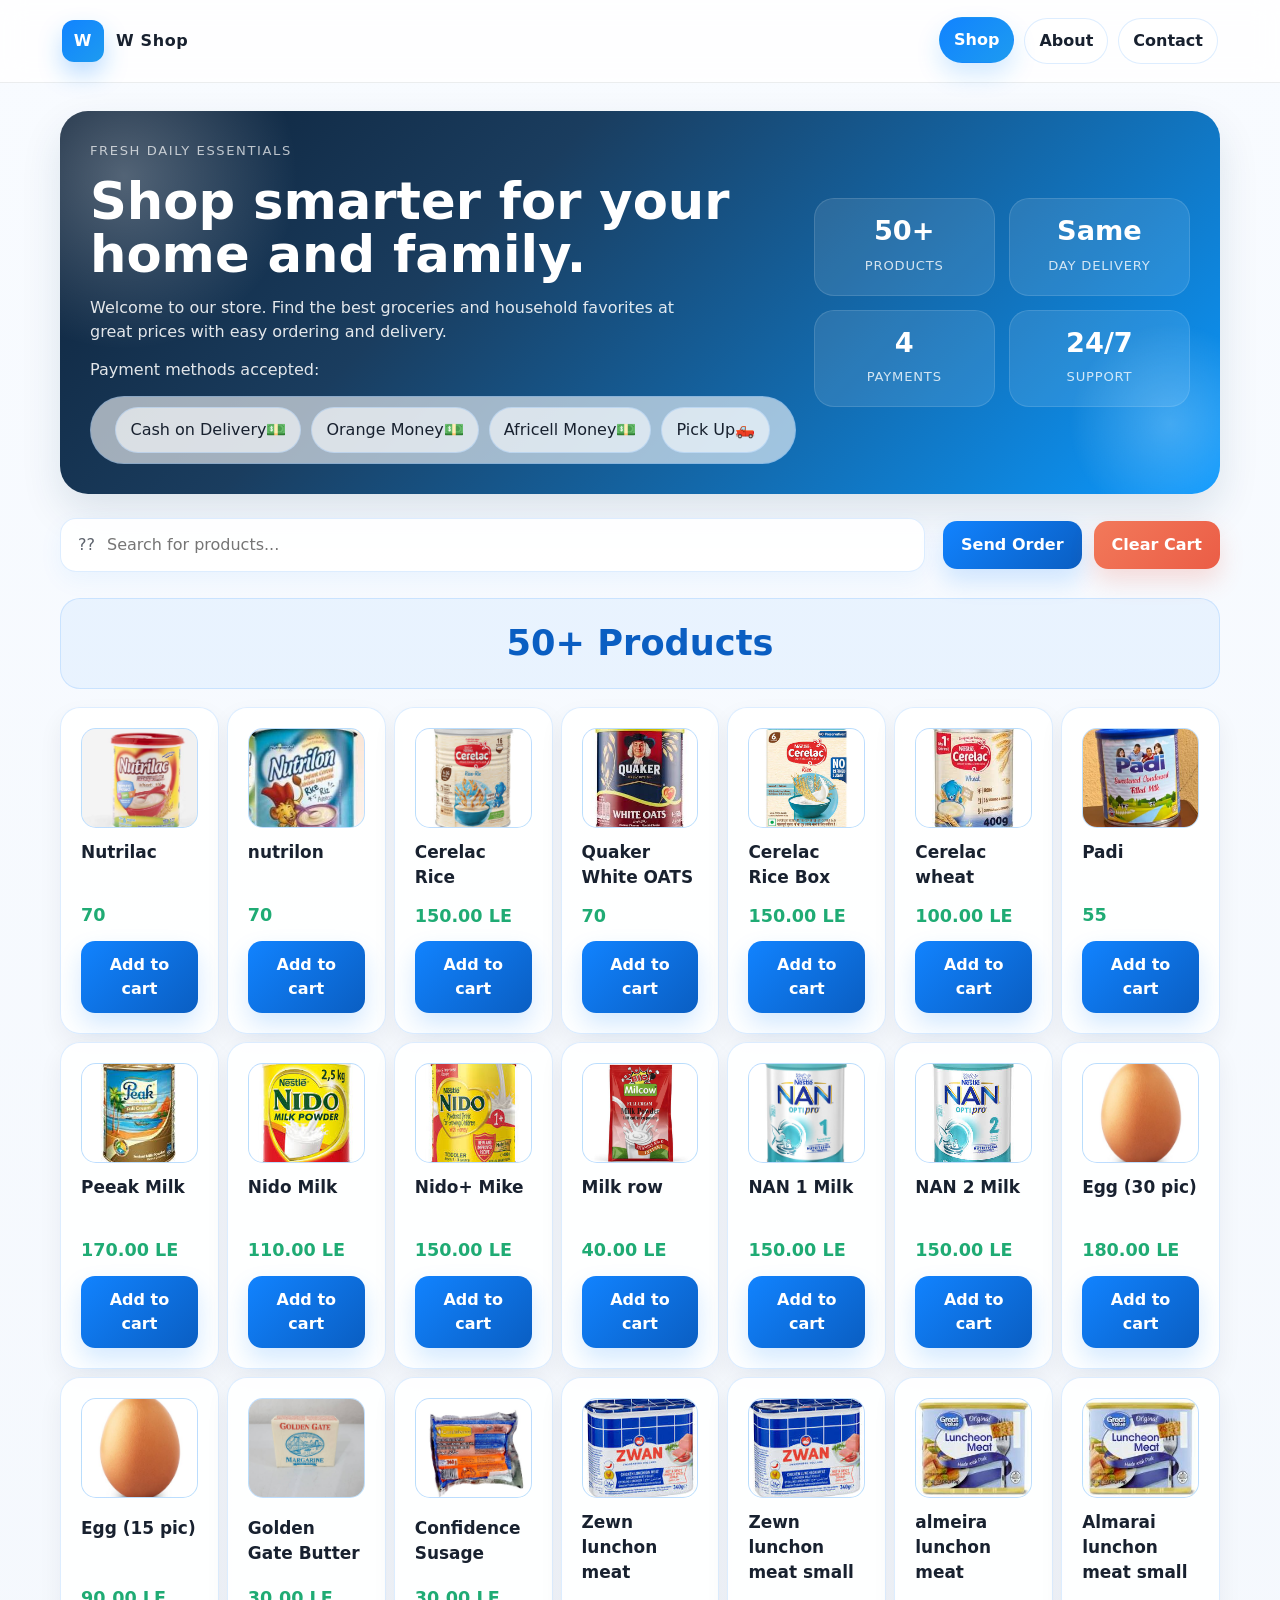
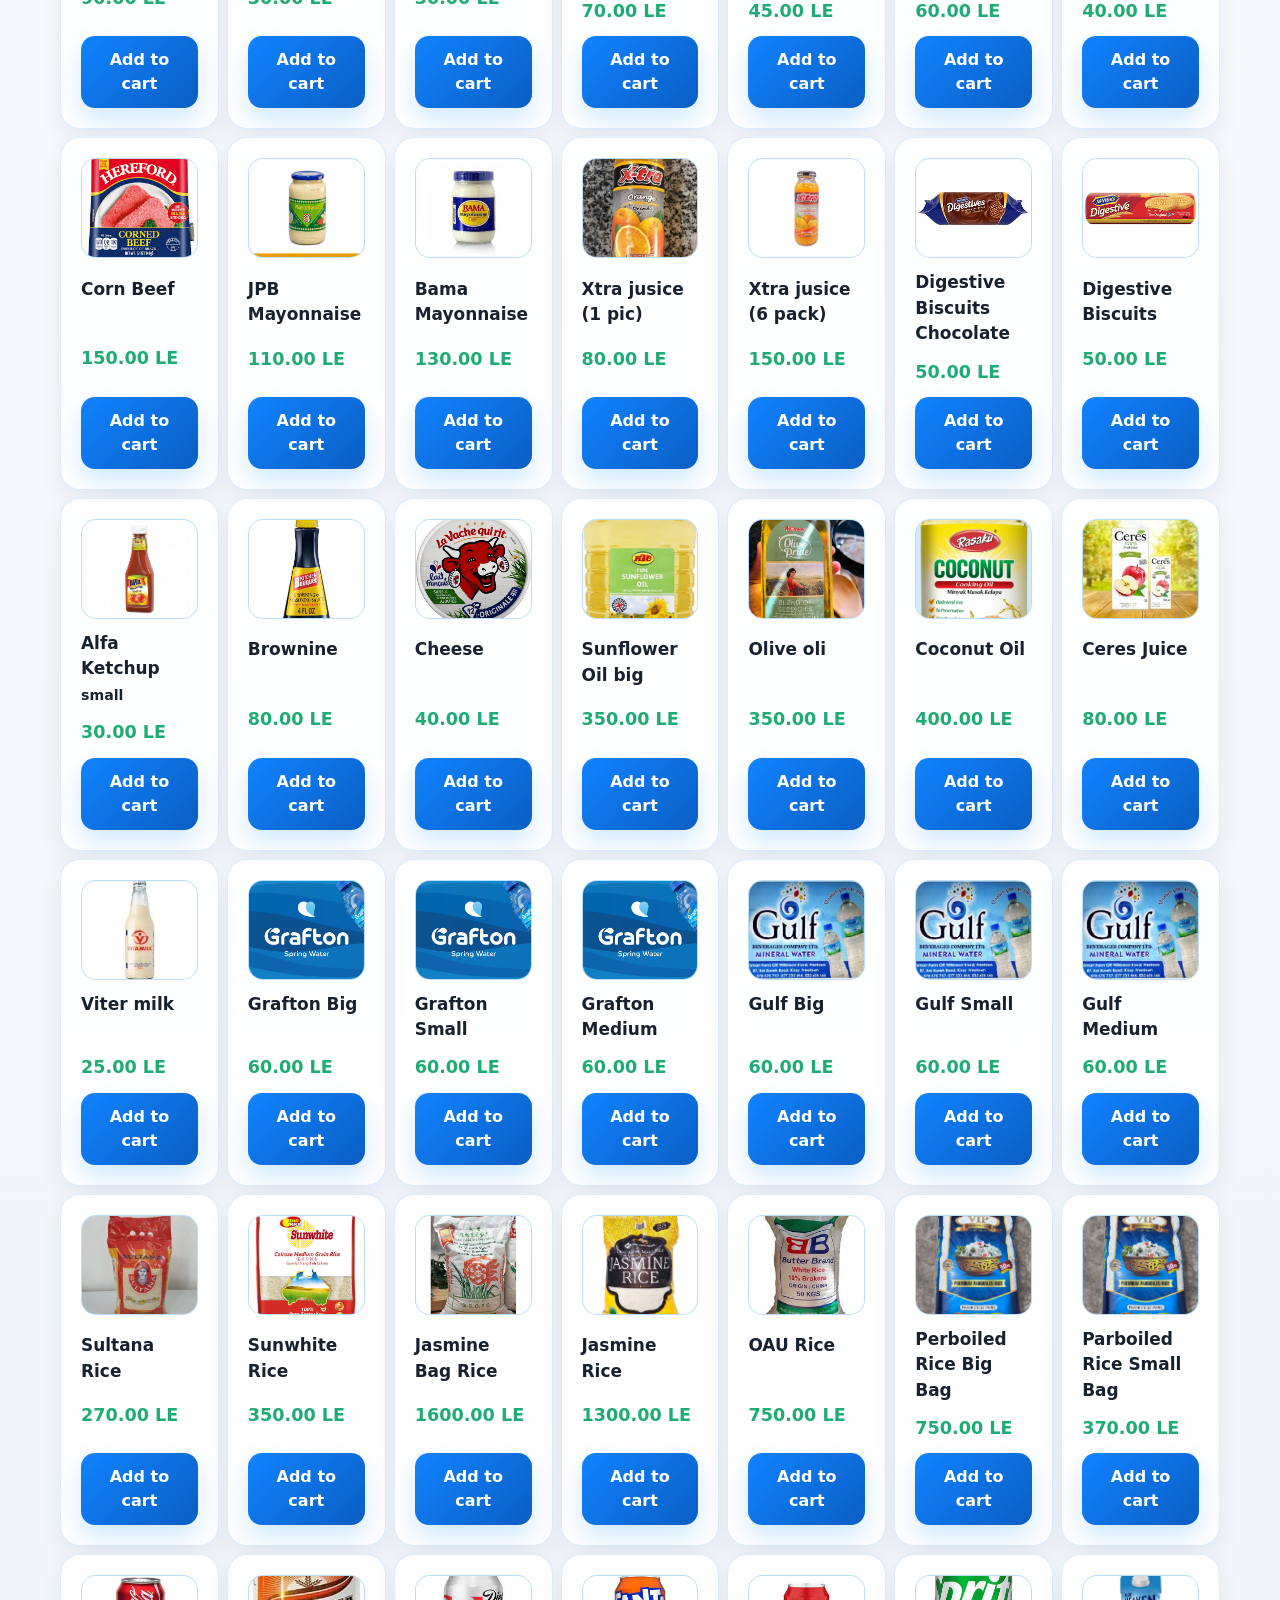
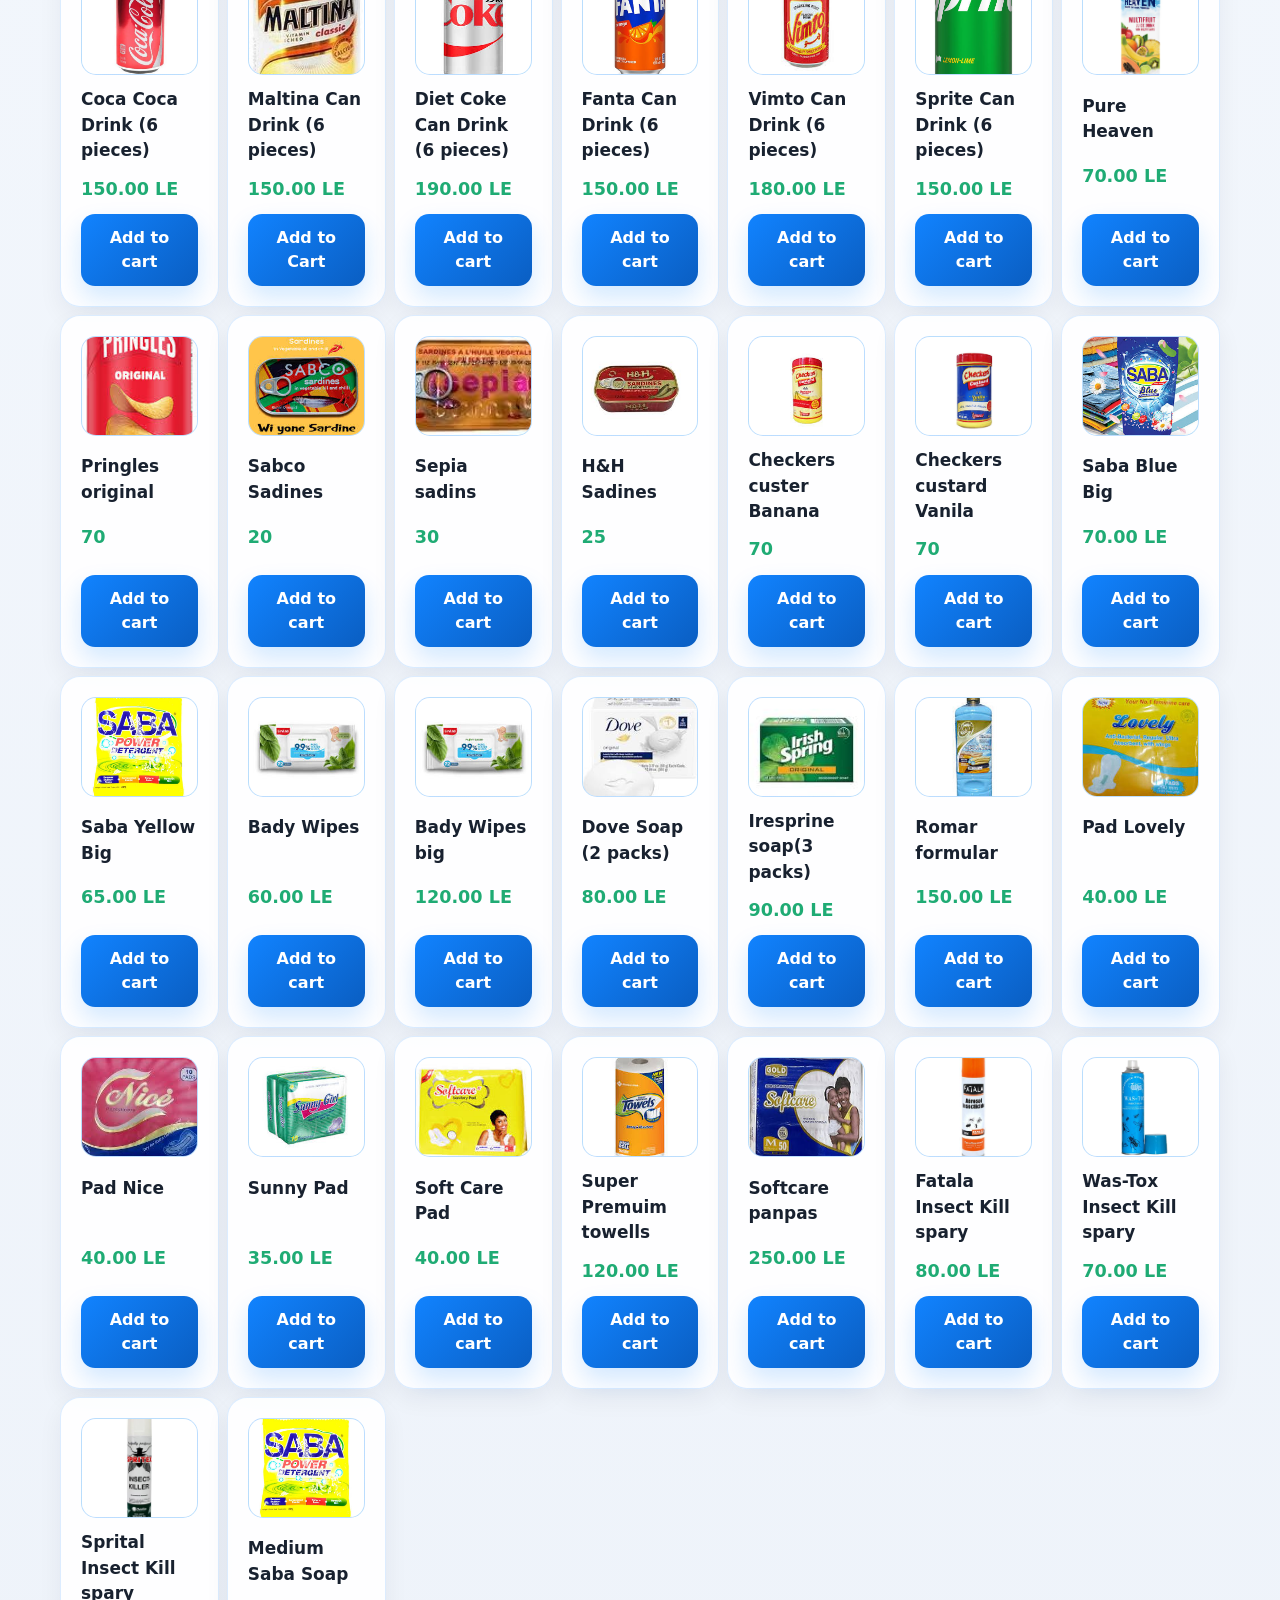
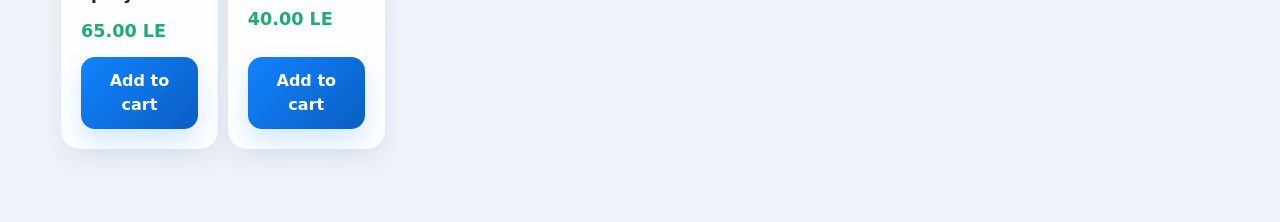
<file: index.html>
<!DOCTYPE html>
<html lang="en">
<head>
    <meta charset="UTF-8">
    <meta name="viewport" content="width=device-width, initial-scale=1.0">
    <title>Document</title>
    <link rel="stylesheet" href="shop.css">
</head>
<body>
     <nav class="navbar">
        <div class="navbar-inner">
            <div class="logo" aria-label="W Shop logo">
                <div class="logo-mark">W</div>
                <span>W Shop</span>
            </div>
            <div class="main-nav" aria-label="Main navigation">
                <a href="index.html" class="active">Shop</a>
                <a href="about.html">About</a>
                <a href="contact.html">Contact</a>
            </div>
        </div>
    </nav>

    <main class="shop">
        <section class="hero">
            <div class="hero-copy">
                <p class="eyebrow">Fresh daily essentials</p>
                <h1>Shop smarter for your home and family.</h1>
                <p>Welcome to our store. Find the best groceries and household favorites at great prices with easy ordering and delivery.</p>
                <p>Payment methods accepted:</p>
                <div class="container-payment">
                    <div class="payment-method">Cash on Delivery💵</div>
                    <div class="payment-method">Orange Money💵</div>
                    <div class="payment-method">Africell Money💵</div>
                    <div class="payment-method">Pick Up🛻</div>
                </div>
            </div>
            <div class="hero-stats" aria-label="Store highlights">
                <div class="hero-stat">
                    <strong>50+</strong>
                    <span>Products</span>
                </div>
                <div class="hero-stat">
                    <strong>Same</strong>
                    <span>Day delivery</span>
                </div>
                <div class="hero-stat">
                    <strong>4</strong>
                    <span>Payments</span>
                </div>
                <div class="hero-stat">
                    <strong>24/7</strong>
                    <span>Support</span>
                </div>
            </div>
        </section> 
        <div class="search-row">
            <div class="search-field">
                <input id="searchInput" type="text" placeholder="Search for products..." oninput="searchProducts()">
            </div>
            <div class="action-buttons">
                <button type="button" onclick="sendToWhatsApp()" class="buttonsend">Send Order</button>
                <button type="button" onclick="deleteFromCart()" class="buttondelet">Clear Cart</button>
            </div>
        </div>
        <div class="heading">
            <h1>50+ Products</h1>
        </div>
        <div class="container-item">
            <div class="item">
                <article class="product">
                    <img src="nutrilac.jpg" alt="">
                    <h3>Nutrilac</h3>
                    <p>70</p>
                    <button type="button" class="add-button" onclick="addToCart(this)">Add to cart</button>
                </article>
                <article class="product">
                    <img src="nutrilon(1).jpg" alt="">
                    <h3>nutrilon</h3>
                    <p>70</p>
                <button type="button" class="add-button" onclick="addToCart(this)">Add to cart</button>
                </article>
                <article class="product">
                    <img src="cerelac r.jpg" alt="Product 10">
                    <h3>Cerelac Rice</h3>
                    <p>150.00 LE</p>
                    <button type="button" class="add-button"  onclick="addToCart(this)">Add to cart</button>
                </article>
                <article class="product">
                    <img src="oat.jpg" alt="product 10">
                    <h3>Quaker White OATS</h3>
                    <P>70</P>
                    <button type="button" class="add-button" onclick="addToCart(this)">Add to cart</button>
                </article>
                <article class="product">
                    <img src="   cer.jpg" alt="Product 10">
                    <h3>Cerelac Rice Box</h3>
                    <p>150.00 LE</p>
                    <button type="button" class="add-button"  onclick="addToCart(this)">Add to cart</button>
                </article>
                <article class="product">
                    <img src="   wheat.jpg" alt="Product 8">
                    <h3>Cerelac wheat</h3>
                    <p>100.00 LE</p>
                    <button type="button" class="add-button"  onclick="addToCart(this)">Add to cart</button>
                </article>
                <article class="product">
                    <img src="padi.jpg" alt="product 10">
                    <h3>Padi</h3>
                    <p>55</p>
                    <button type="button" class="add-button" onclick="addToCart(this)">Add to cart</button>
                </article>
                <article class="product">
                    <img src="download (1).jpg" alt="Product 1">
                    <h3>Peeak Milk </h3>
                    <p>170.00 LE</p>
                    <button type="button" class="add-button"  onclick="addToCart(this)">Add to cart</button>
                </article>
                <article class="product">
                    <img src="   nido.jpg" alt="Product 10">
                    <h3>Nido Milk</h3>
                    <p>110.00 LE</p>
                    <button type="button" class="add-button"  onclick="addToCart(this)">Add to cart</button>
                </article>
                <article class="product">
                    <img src="   +.jpg" alt="product 2">
                    <h3>Nido+ Mike</h3>
                    <p>150.00 LE</p>
                    <button type="button" class="add-button"  onclick="addToCart(this)">Add to cart</button>
                </article>
                <article class="product">
                    <img src="   power.jpg" alt="Product 1">
                    <h3>Milk row</h3>
                    <p>40.00 LE</p>
                    <button type="button" class="add-button"  onclick="addToCart(this)">Add to cart</button>
                </article>
                <article class="product">
                    <img src="   nan.jpg" alt="Product 2">
                    <h3>NAN 1 Milk</h3>
                    <p>150.00 LE</p>
                    <button type="button" class="add-button"  onclick="addToCart(this)">Add to cart</button>
                </article>
                <article class="product">
                    <img src="   nan2.jpg" alt="Product 3">
                    <h3>NAN 2 Milk</h3>
                    <p>150.00 LE</p>
                    <button type="button" class="add-button"  onclick="addToCart(this)">Add to cart</button>
                </article>
                <article class="product">
                    <img src="   egg.jpg" alt="Product 2">
                    <h3>Egg (30 pic)</h3>
                    <p>180.00 LE</p>
                    <button type="button" class="add-button"  onclick="addToCart(this)">Add to cart</button>
                </article>
                <article class="product">
                    <img src="   egg.jpg" alt="Product 3">
                    <h3>Egg (15 pic)</h3>
                    <p>90.00 LE</p>
                    <button type="button" class="add-button"  onclick="addToCart(this)">Add to cart</button>
                </article>
                <article class="product">
                    <img src="   gold.jpg" alt="Product 4">
                    <h3>Golden Gate Butter</h3>
                    <p>30.00 LE</p>
                    <button type="button" class="add-button"  onclick="addToCart(this)">Add to cart</button>
                </article>
                <article class="product">
                    <img src="   su.jpeg" alt="Product 10">
                    <h3>Confidence Susage</h3>
                    <p>30.00 LE</p>
                    <button type="button" class="add-button"  onclick="addToCart(this)">Add to cart</button>
                </article>
                <article class="product">
                    <img src="download.jpg" alt="Product 2">
                    <h3>Zewn lunchon meat</h3>
                    <p>70.00 LE</p>
                    <button type="button" class="add-button"  onclick="addToCart(this)">Add to cart</button>
                </article>
                <article class="product">
                    <img src="download.jpg" alt="Product 2">
                    <h3>Zewn lunchon meat small</h3>
                    <p>45.00 LE</p>
                    <button type="button" class="add-button"  onclick="addToCart(this)">Add to cart</button>
                </article>
                <article class="product">
                    <img src="download (2).jpg" alt="Product 3">
                    <h3>almeira lunchon meat </h3>
                    <p>60.00 LE</p>
                    <button type="button" class="add-button"  onclick="addToCart(this)">Add to cart</button>
                </article>
                <article class="product">
                    <img src="download (2).jpg" alt="Product 8">
                    <h3>Almarai lunchon meat small</h3>
                    <p>40.00 LE</p>
                    <button type="button" class="add-button"  onclick="addToCart(this)">Add to cart</button>
                </article>
                <article class="product">
                    <img src="download (3).jpg" alt="Product 4">
                    <h3>Corn Beef</h3>
                    <p>150.00 LE</p>
                    <button type="button" class="add-button"  onclick="addToCart(this)">Add to cart</button>
                </article>
                <article class="product">
                    <img src="images (jpb.jpg" alt="Product 5">
                    <h3>JPB Mayonnaise</h3>
                    <p>110.00 LE</p>
                    <button type="button" class="add-button"  onclick="addToCart(this)">Add to cart</button>
                </article>
                <article class="product">
                    <img src="images.jpg" alt="Product 6">
                    <h3>Bama Mayonnaise</h3>
                    <p>130.00 LE</p>
                    <button type="button" class="add-button"  onclick="addToCart(this)">Add to cart</button>
                </article>
                <article class="product">
                    <img src="   x.jpg" alt="Product 5">
                    <h3>Xtra jusice (1 pic)</h3>
                    <p>80.00 LE</p>
                    <button type="button" class="add-button"  onclick="addToCart(this)">Add to cart</button>
                </article>
                <article class="product">
                    <img src="   xa.jpg" alt="Product 6">
                    <h3>Xtra jusice (6 pack)</h3>
                    <p>150.00 LE</p>
                    <button type="button" class="add-button"  onclick="addToCart(this)">Add to cart</button>
                </article>
                <article class="product">   
                    <img src="   dig.jpg" alt="Product 7">
                    <h3>Digestive Biscuits Chocolate</h3>
                    <p>50.00 LE</p>
                    <button type="button" class="add-button"  onclick="addToCart(this)">Add to cart</button>
                </article>
                
                <article class="product">
                    <img src="   nomal.jpg" alt="Product 9">
                    <h3>Digestive Biscuits</h3>
                    <p>50.00 LE</p>
                    <button type="button" class="add-button"  onclick="addToCart(this)">Add to cart</button>
                </article>
                <article class="product">
                    <img src="images (1).jpg" alt="Product 6">
                    <h3>Alfa Ketchup <small>small</small></h3>
                    <p>30.00 LE</p>
                    <button type="button" class="add-button"  onclick="addToCart(this)">Add to cart</button>
                </article>
                 <article class="product">
                    <img src="images (2)brow.jpg" alt="Product 10">
                    <h3>Brownine</h3>
                    <p>80.00 LE</p>
                    <button type="button" class="add-button"  onclick="addToCart(this)">Add to cart</button>
                </article>
                <article class="product">   
                    <img src="images (2)chee.jpg" alt="Product 7">
                    <h3>Cheese</h3>
                    <p>40.00 LE</p>
                    <button type="button" class="add-button"  onclick="addToCart(this)">Add to cart</button>
                </article>
                 <article class="product">
                    <img src="images (2) sun.jpg" alt="Product 10">
                    <h3>Sunflower Oil big</h3>
                    <p>350.00 LE</p>
                    <button type="button" class="add-button"  onclick="addToCart(this)">Add to cart</button>
                </article>
                <article class="product">
                    <img src="images (2) o.jpg" alt="Product 10">
                    <h3>Olive oli</h3>
                    <p>350.00 LE</p>
                    <button type="button" class="add-button"  onclick="addToCart(this)">Add to cart</button>
                </article>
                <article class="product">
                    <img src="IMG-1332.webp" alt="Product 10">
                    <h3>Coconut Oil</h3>
                    <p>400.00 LE</p>
                    <button type="button" class="add-button"  onclick="addToCart(this)">Add to cart</button>
                </article>
                <article class="product">
                    <img src="download (4)cere.jpg" alt="Product 9">
                    <h3>Ceres Juice</h3>
                    <p>80.00 LE</p>
                    <button type="button" class="add-button"  onclick="addToCart(this)">Add to cart</button>
                </article>
                <article class="product">
                    <img src="   download (4)v.jpg" alt="Product 10">
                    <h3>Viter milk</h3>
                    <p>25.00 LE</p>
                    <button type="button" class="add-button"  onclick="addToCart(this)">Add to cart</button>
                </article>
                 <article class="product">
                    <img src="   graft.jpg" alt="Product 10">
                    <h3>Grafton Big</h3>
                    <p>60.00 LE</p>
                    <button type="button" class="add-button"  onclick="addToCart(this)">Add to cart</button>
                </article>
                <article class="product">
                    <img src="   graft.jpg" alt="Product 10">
                    <h3>Grafton Small</h3>
                    <p>60.00 LE</p>
                    <button type="button" class="add-button"  onclick="addToCart(this)">Add to cart</button>
                </article>
                <article class="product">
                    <img src="   graft.jpg" alt="Product 10">
                    <h3>Grafton Medium</h3>
                    <p>60.00 LE</p>
                    <button type="button" class="add-button"  onclick="addToCart(this)">Add to cart</button>
                </article>
                <article class="product">
                    <img src="   gulf.jpg" alt="Product 10">
                    <h3>Gulf Big</h3>
                    <p>60.00 LE</p>
                    <button type="button" class="add-button"  onclick="addToCart(this)">Add to cart</button>
                </article>
                <article class="product">
                    <img src="   gulf.jpg" alt="Product 10">
                    <h3>Gulf Small</h3>
                    <p>60.00 LE</p>
                    <button type="button" class="add-button"  onclick="addToCart(this)">Add to cart</button>
                </article>
                <article class="product">
                    <img src="   gulf.jpg" alt="Product 10">
                    <h3>Gulf Medium</h3>
                    <p>60.00 LE</p>
                    <button type="button" class="add-button"  onclick="addToCart(this)">Add to cart</button>
                </article>
                <article class="product">
                    <img src="   sult.jpg" alt="Product 10">
                    <h3>Sultana Rice</h3>
                    <p>270.00 LE</p>
                    <button type="button" class="add-button"  onclick="addToCart(this)">Add to cart</button>
                </article>
                <article class="product">
                    <img src="   sunwhite.jpg" alt="Product 10">
                    <h3>Sunwhite Rice</h3>
                    <p>350.00 LE</p>
                    <button type="button" class="add-button"  onclick="addToCart(this)">Add to cart</button>
                </article>
                <article class="product">
                    <img src="   jacc.jpg" alt="Product 10">
                    <h3>Jasmine Bag Rice</h3>
                    <p>1600.00 LE</p>
                    <button type="button" class="add-button"  onclick="addToCart(this)">Add to cart</button>
                </article>
                <article class="product">
                    <img src="   jasmine.jpg" alt="Product 10">
                    <h3>Jasmine Rice</h3>
                    <p>1300.00 LE</p>
                    <button type="button" class="add-button"  onclick="addToCart(this)">Add to cart</button>
                </article>
                <article class="product">
                    <img src="   oau.jpg" alt="Product 10">
                    <h3>OAU Rice</h3>
                    <p>750.00 LE</p>
                    <button type="button" class="add-button"  onclick="addToCart(this)">Add to cart</button>
                </article>
                <article class="product">
                    <img src="   paboi.jpg" alt="Product 10">
                    <h3>Perboiled Rice Big Bag</h3>
                    <p>750.00 LE</p>
                    <button type="button" class="add-button"  onclick="addToCart(this)">Add to cart</button>
                </article>
                <article class="product">
                    <img src="   paboi.jpg" alt="Product 10">
                    <h3>Parboiled Rice Small Bag</h3>
                    <p>370.00 LE</p>
                    <button type="button" class="add-button"  onclick="addToCart(this)">Add to cart</button>
                </article>
                <article class="product">
                    <img src="   coca.jpg" alt="Product 10">
                    <h3>Coca Coca  Drink (6 pieces) </h3>
                    <p>150.00 LE</p>
                    <button type="button" class="add-button"  onclick="addToCart(this)">Add to cart</button>
                </article>
                <article class="product">
                    <img src="   mal.jpg" alt="Product 10">
                    <h3>Maltina Can Drink (6 pieces) </h3>
                    <p>150.00 LE</p>
                    <button type="button" class="add-button" onclick="addToCart(this)">Add to Cart</button>
                </article>
                <article class="product">
                    <img src="   diet.jpg" alt="Product 10">
                    <h3>Diet Coke Can Drink (6 pieces) </h3>
                    <p>190.00 LE</p>
                    <button type="button" class="add-button"  onclick="addToCart(this)">Add to cart</button>
                </article>
                 <article class="product">
                    <img src="   fan.jpg" alt="Product 10">
                    <h3>Fanta Can Drink (6 pieces) </h3>
                    <p>150.00 LE</p>
                    <button type="button" class="add-button"  onclick="addToCart(this)">Add to cart</button>
                </article>
                 <article class="product">
                    <img src="   vi.jpg" alt="Product 10">
                    <h3>Vimto Can Drink (6 pieces) </h3>
                    <p>180.00 LE</p>
                    <button type="button" class="add-button"  onclick="addToCart(this)">Add to cart</button>
                </article>
                <article class="product">
                    <img src="   spi.jpg" alt="Product 10">
                    <h3>Sprite Can Drink (6 pieces) </h3>
                    <p>150.00 LE</p>
                    <button type="button" class="add-button"  onclick="addToCart(this)">Add to cart</button>
                </article>
                <article class="product">
                    <img src="   pure.jpg" alt="Product 10">
                    <h3>Pure Heaven </h3>
                    <p>70.00 LE</p>
                    <button type="button" class="add-button"  onclick="addToCart(this)">Add to cart</button>
                </article>
                <article class="product">
                    <img src="pringles.jpg" alt="product 10">
                    <h3>Pringles original</h3>
                    <p>70</p>
                    <button type="button" class="add-button" onclick="addToCart(this)">Add to cart</button>
                </article>
                <article class="product">
                    <img src="sabco.jpg" alt="product 10">
                    <h3>Sabco Sadines</h3>
                    <p>20</p>
                    <button type="button" class="add-button" onclick="addToCart(this)">Add to cart</button>
                </article>
                <article class="product">
                    <img src="sepia.jpg" alt="product 10">
                    <h3>Sepia sadins</h3>
                    <p>30</p>
                    <button type="button" class="add-button" onclick="addToCart(this)">Add to cart</button>
                </article>
                <article class="product">
                    <img src="handh.jpg" alt="product 10">
                    <h3>H&H Sadines</h3>
                    <p>25</p>
                    <button type="button" class="add-button" onclick="addToCart(this)">Add to cart</button>
                </article>
                <article class="product">
                    <img src="checker.jpg" alt="product 10">
                    <h3>Checkers custer Banana</h3>
                    <p>70</p>
                    <button type="button" class="add-button" onclick="addToCart(this)">Add to cart</button>
                </article>
                <article class="product">
                    <img src="vanila.jpg" alt="product 10">
                    <h3>Checkers custard Vanila</h3>
                    <p>70</p>
                    <button type="button" class="add-button" onclick="addToCart(this)">Add to cart</button>
                </article>
                <article class="product">
                    <img src="images (2) blue.jpg" alt="Product 10">
                    <h3>Saba Blue Big</h3>
                    <p>70.00 LE</p>
                    <button type="button" class="add-button"  onclick="addToCart(this)">Add to cart</button>
                </article>
                <article class="product">
                    <img src="images (2)saba.jpg" alt="Product 10">
                    <h3>Saba Yellow Big</h3>
                    <p>65.00 LE</p>
                    <button type="button" class="add-button"  onclick="addToCart(this)">Add to cart</button>
                </article>
                <article class="product">
                    <img src="   download (4)wips.jpg" alt="Product 10">
                    <h3>Bady Wipes</h3>
                    <p>60.00 LE</p>
                    <button type="button" class="add-button"  onclick="addToCart(this)">Add to cart</button>
                </article>
                <article class="product">
                    <img src="   download (4)wips.jpg" alt="Product 10">
                    <h3>Bady Wipes big</h3>
                    <p>120.00 LE</p>
                    <button type="button" class="add-button"  onclick="addToCart(this)">Add to cart</button>
                </article>
                <article class="product">
                    <img src="   download (4) dove.jpg" alt="Product 10">
                    <h3>Dove Soap (2 packs)</h3>
                      <p>80.00 LE</p>
                    <button type="button" class="add-button"  onclick="addToCart(this)">Add to cart</button>
                </article>
                <article class="product">
                    <img src="download (4) irsh.jpg" alt="Product 10">
                    <h3>Iresprine soap(3 packs)</h3>
                    <p>90.00 LE</p>
                    <button type="button" class="add-button"  onclick="addToCart(this)">Add to cart</button>
                </article>
                <article class="product">
                    <img src="   download (4)r.jpg" alt="Product 10">
                    <h3>Romar formular</h3>
                    <p>150.00 LE</p>
                    <button type="button" class="add-button"  onclick="addToCart(this)">Add to cart</button>
                </article>
                <article class="product">
                    <img src="   download (4)lo.jpg" alt="Product 10">
                    <h3>Pad Lovely</h3>
                    <p>40.00 LE</p>
                    <button type="button" class="add-button"  onclick="addToCart(this)">Add to cart</button>
                </article>
                <article class="product">
                    <img src="   download (4)ni.jpg" alt="Product 10">
                    <h3>Pad Nice</h3>
                    <p>40.00 LE</p>
                    <button type="button" class="add-button"  onclick="addToCart(this)">Add to cart</button>
                </article>
                <article class="product">
                    <img src="   download (4)sunney.jpg" alt="Product 10">
                    <h3>Sunny Pad</h3>
                    <p>35.00 LE</p>
                    <button type="button" class="add-button"  onclick="addToCart(this)">Add to cart</button>
                </article>
                <article class="product">
                    <img src="   download (4)soft.jpg" alt="Product 10">
                    <h3>Soft Care Pad</h3>
                    <p>40.00 LE</p>
                     <button type="button" class="add-button"  onclick="addToCart(this)">Add to cart</button>
                </article>
                <article class="product">
                    <img src="   download (4)super.jpg" alt="Product 10">
                    <h3>Super Premuim towells</h3>
                    <p>120.00 LE</p>
                    <button type="button" class="add-button"  onclick="addToCart(this)">Add to cart</button>
                </article>
                <article class="product">
                    <img src="softcare.jpg" alt="Product 10">
                    <h3>Softcare panpas</h3>
                    <p>250.00 LE</p>
                    <button type="button" class="add-button"  onclick="addToCart(this)">Add to cart</button>
                </article>
                <article class="product">
                    <img src="   fats.jpg" alt="Product 10">
                    <h3>Fatala Insect Kill spary</h3>
                    <p>80.00 LE</p>
                    <button type="button" class="add-button"  onclick="addToCart(this)">Add to cart</button>
                </article>
                 <article class="product">
                    <img src="   was.webp" alt="Product 10">
                    <h3>Was-Tox Insect Kill spary</h3>
                    <p>70.00 LE</p>
                    <button type="button" class="add-button"  onclick="addToCart(this)">Add to cart</button>
                </article>
                 <article class="product">
                    <img src="   sp.jpg" alt="Product 10">
                    <h3>Sprital Insect Kill spary</h3>
                    <p>65.00 LE</p>
                    <button type="button" class="add-button"  onclick="addToCart(this)">Add to cart</button>
                </article>
                <article class="product">
                    <img src="images (2)saba.jpg" alt="Product 10">
                    <h3>Medium Saba Soap</h3>
                    <p>40.00 LE</p>
                    <button type="button" class="add-button"  onclick="addToCart(this)">Add to cart</button>
                </article>
                 
                

                

            </div>
       </div>
        
    </main>
    <script>
        'use strict';
        const cart = [];
        const MAX_CART_ITEMS = 100;

         function searchProducts() {
            const input = document.getElementById('searchInput');
            const query = (input?.value || '').trim().slice(0, 100).toLowerCase();
            document.querySelectorAll('.product').forEach(product => {
                const title = product.querySelector('h3').textContent.toLowerCase();
                const altText = product.querySelector('img')?.alt?.toLowerCase() || '';
                const matches = query === '' || title.includes(query) || altText.includes(query);
                product.style.display = matches ? '' : 'none';
            });
        }

         

        function addToCart(button) {
            const product = button?.closest('.product');
            const nameElement = product?.querySelector('h3');
            const priceElement = product?.querySelector('p');
            if (!product || !nameElement || !priceElement || cart.length >= MAX_CART_ITEMS) {
                alert('Unable to add this product.');
                return;
            }
            const productName = nameElement.textContent.trim().slice(0, 200);
            const productPrice = priceElement.textContent.trim().slice(0, 50);
            if (!productName || !productPrice) return;
            
            cart.push({ name: productName, price: productPrice });
            alert(`${productName} added to cart! Total items: ${cart.length}`);
            button.textContent = 'Added ✓';
            button.disabled = true;
            setTimeout(() => {
                button.textContent = 'Add to Cart';
                button.disabled = false;
            }, 2000);
        }

        function sendToWhatsApp() {
            if (cart.length === 0) {
                alert("Please add products to cart first!");
                return;
            }

            const location = window.prompt("Delivery location (Around Wilkinson Road / Big House only):");
            if (!location || !location.trim()) {
                alert("Please enter your delivery location.");
                return;
            }
           const Time = window.prompt("Preferred delivery time:");
            if (!Time || !Time.trim()) {
                alert("Please enter your preferred delivery time.");
                return;
            }

            

            const details = window.prompt("Optional delivery details (phone, landmark, etc.):") || '';
            const charge = 10;
            const groupedItems = cart.reduce((items, item) => {
                const key = `${item.name} - ${item.price}`;
                items[key] = (items[key] || 0) + 1;
                return items;
            }, {});
            const total = cart.reduce((sum, item) => {
                const price = parseFloat(String(item.price).replace(/[^0-9.-]/g, '')) || 0;
                return sum + price +charge;
            }, 0);
            let orderList = "Hello, I would like to place this order:\n\n";
            Object.entries(groupedItems).forEach(([item, quantity], index) => {
                orderList += `${index + 1}. ${quantity} x ${item}\n`;
            });
            orderList += `\nDelivery location: ${location.trim()}`;
            if (details.trim()) orderList += `\nDelivery details: ${details.trim().slice(0, 500)}`;
            orderList += `\nDelivery Time: ${Time.trim()}`;
            orderList +=  `\nDelivery charge: ${charge.toFixed(1)} LE`;
            orderList += `\nTotal Payment: ${total.toFixed(1)} LE`;
            orderList += "\n\nPlease confirm the total. Thank you!";

            const whatsappUrl = `https://wa.me/75595520?text=${encodeURIComponent(orderList)}`;
            const newWindow = window.open(whatsappUrl, '_blank', 'noopener,noreferrer');
            if (!newWindow) {
                alert("Please allow pop-ups to send your order.");
                return;
            }

            newWindow.opener = null;
            cart.length = 0;
            alert("Order opened in WhatsApp!");

        
        }
        function deleteFromCart() {
            if (cart.length === 0) {
                alert("Cart is already empty!");
                return;
            }
            else if (!confirm("Are you sure you want to clear the cart?")) {
                return;

            }      
            else if (confirm("Are you really sure you want to clear the cart? This action cannot be undone.")) {
                cart.length = 0;
                alert("All items have been removed from the cart.");
            }
            else{
                alert("Cart clearing canceled.");
                return;
            }

        
            cart.length = 0;
            alert("All items have been removed from the cart.");
        }
    </script>
    
</body>
</html>
</file>
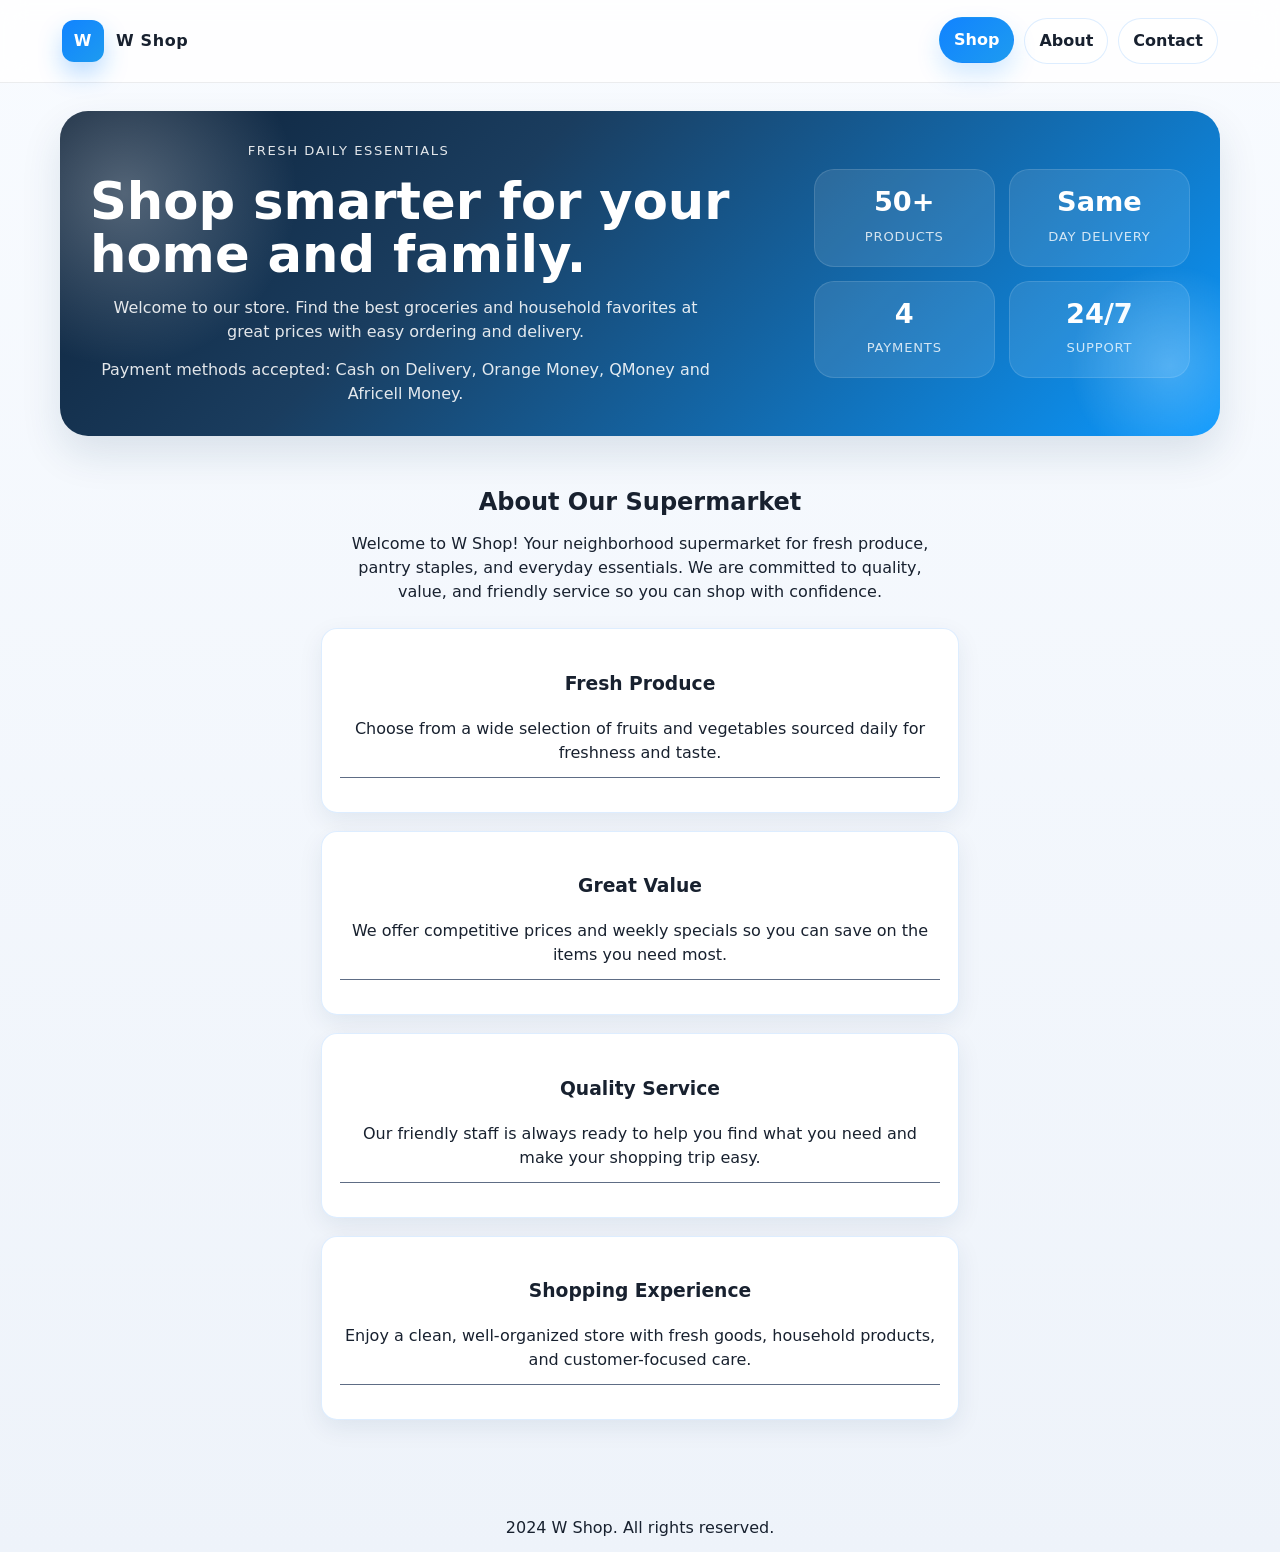
<file: about.html>
<!DOCTYPE html>
<html lang="en">
<head>
    <meta charset="UTF-8">
    <meta name="viewport" content="width=device-width, initial-scale=1.0">
    <title>Document</title>
    <link rel="stylesheet" href="about.css">
</head>
<body>
     <nav class="navbar">
        <div class="navbar-inner">
            <div class="logo" aria-label="W Shop logo">
                <div class="logo-mark">W</div>
                <span>W Shop</span>
            </div>
            <div class="main-nav" aria-label="Main navigation">
                <a href="index.html" class="active">Shop</a>
                <a href="about.html">About</a>
                <a href="contact.html">Contact</a>
            </div>
        </div>
    </nav>

    <main class="shop">
        <section class="hero">
            <div class="hero-copy">
                <p class="eyebrow">Fresh daily essentials</p>
                <h1>Shop smarter for your home and family.</h1>
                <p>Welcome to our store. Find the best groceries and household favorites at great prices with easy ordering and delivery.</p>
                <p>Payment methods accepted: Cash on Delivery, Orange Money, QMoney and Africell Money.</p>
            </div>
            <div class="hero-stats" aria-label="Store highlights">
                <div class="hero-stat">
                    <strong>50+</strong>
                    <span>Products</span>
                </div>
                <div class="hero-stat">
                    <strong>Same</strong>
                    <span>Day delivery</span>
                </div>
                <div class="hero-stat">
                    <strong>4</strong>
                    <span>Payments</span>
                </div>
                <div class="hero-stat">
                    <strong>24/7</strong>
                    <span>Support</span>
                </div>
            </div>
        </section>
        <div class="container">
        <div class="content">
            <h2 class="about">About Our Supermarket</h2>
            <p>Welcome to <span>W Shop</span>! Your neighborhood supermarket for fresh produce, pantry staples, and everyday essentials. We are committed to quality, value, and friendly service so you can shop with confidence.</p><br>
            <div class="contaiment">
                <div class="con">
                    <h3>Fresh Produce</h3>
                    <p>Choose from a wide selection of fruits and vegetables sourced daily for freshness and taste.</p>
                </div>
                <div class="con">   
                     <h3>Great Value</h3>
                     <p>We offer competitive prices and weekly specials so you can save on the items you need most.</p>
                </div>
                <div class="con">
                    <h3>Quality Service</h3>
                    <p>Our friendly staff is always ready to help you find what you need and make your shopping trip easy.</p>
                </div>
                <div class="con">
                    <h3>Shopping Experience</h3>
                    <p>Enjoy a clean, well-organized store with fresh goods, household products, and customer-focused care.</p>
                </div>
            </div>
        </div></div>
    </main>

    <footer>
        <p> 2024 W Shop. All rights reserved.</p>
    </footer>

    
</body>
</html>
</file>
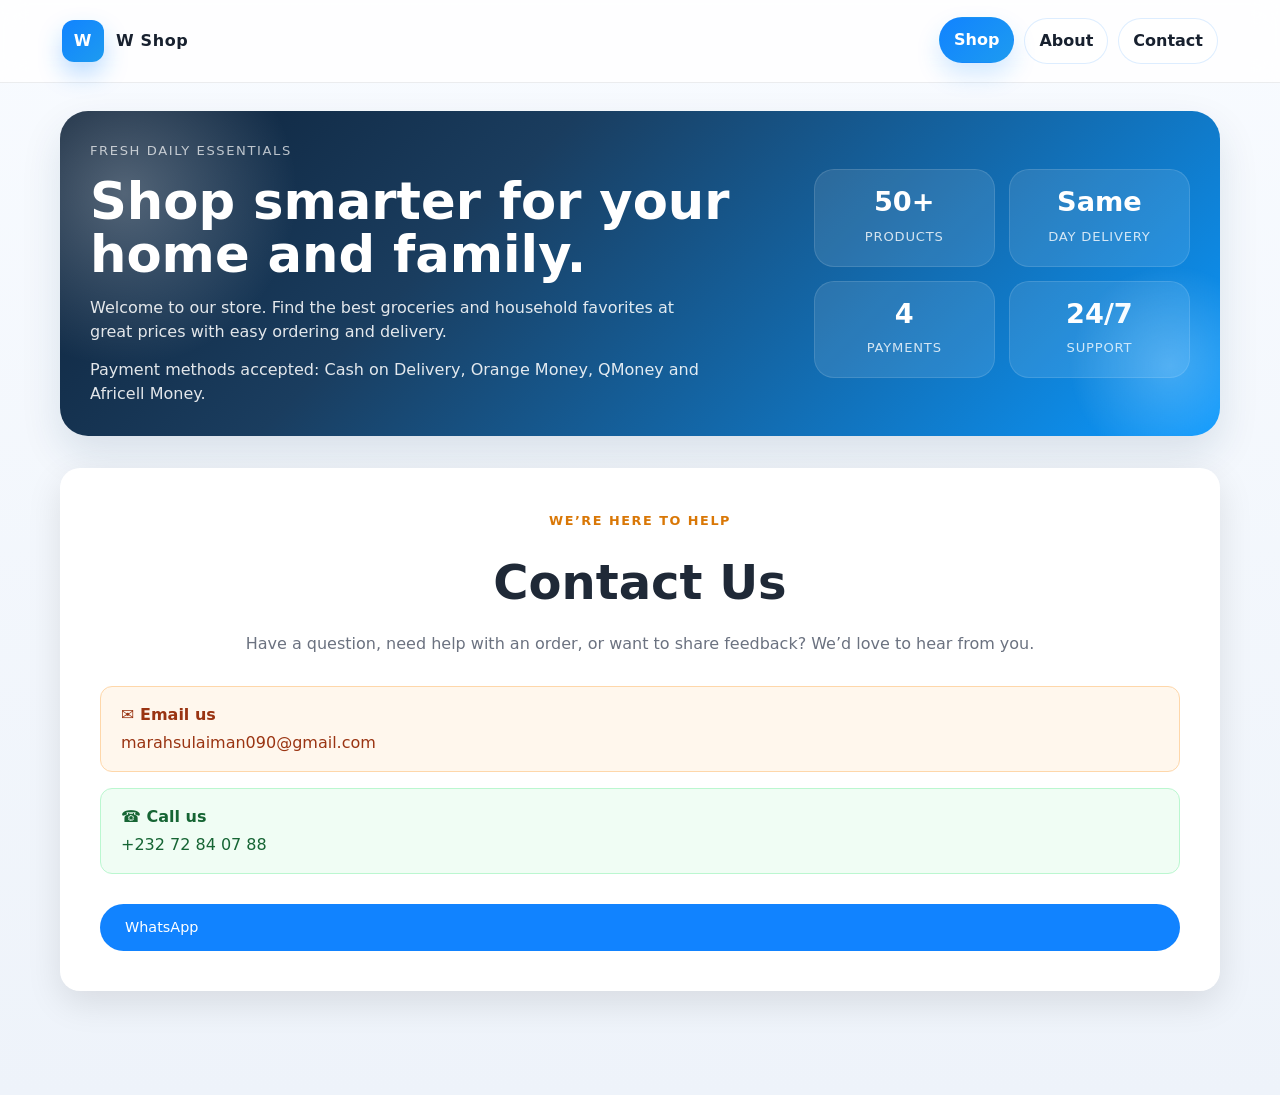
<file: contact.html>
<!DOCTYPE html>
<html lang="en">
<head>
    <meta charset="UTF-8">
    <meta name="viewport" content="width=device-width, initial-scale=1.0">
    <title>Contact Us - W Shop</title>
    <link rel="stylesheet" href="contact.css">
</head>
<body>
 <nav class="navbar">
        <div class="navbar-inner">
            <div class="logo" aria-label="W Shop logo">
                <div class="logo-mark">W</div>
                <span>W Shop</span>
            </div>
            <div class="main-nav" aria-label="Main navigation">
                <a href="index.html" class="active">Shop</a>
                <a href="about.html">About</a>
                <a href="contact.html">Contact</a>
            </div>
        </div>
    </nav>
    <main class="shop">
        <section class="hero">
            <div class="hero-copy">
                <p class="eyebrow">Fresh daily essentials</p>
                <h1>Shop smarter for your home and family.</h1>
                <p>Welcome to our store. Find the best groceries and household favorites at great prices with easy ordering and delivery.</p>
                <p>Payment methods accepted: Cash on Delivery, Orange Money, QMoney and Africell Money.</p>
            </div>
            <div class="hero-stats" aria-label="Store highlights">
                <div class="hero-stat">
                    <strong>50+</strong>
                    <span>Products</span>
                </div>
                <div class="hero-stat">
                    <strong>Same</strong>
                    <span>Day delivery</span>
                </div>
                <div class="hero-stat">
                    <strong>4</strong>
                    <span>Payments</span>
                </div>
                <div class="hero-stat">
                    <strong>24/7</strong>
                    <span>Support</span>
                </div>
            </div>
        </section>
        <div class="container">
            <div class="content">
                <div class="contact-card">
                    <span style="display:inline-block;
                    margin-bottom:.75rem;color:#d97706;
                    font-size:.8rem;font-weight:700;
                    letter-spacing:.12em;
                    text-transform:uppercase;">We’re here to help</span>

                    <h2 style="margin:.25rem 0 .75rem;
                    color:#1f2937;
                    font-size:clamp(2rem,5vw,3rem);">Contact Us</h2>

                    <p style="margin:0 auto 1.75rem;
                    color:#6b7280;line-height:1.7;">Have a question, need help with an order, or want to share feedback? We’d love to hear from you.</p>
                    <div style="display:grid;gap:1rem;text-align:left;">

                        <a href="mailto:marahsulaiman090@gmail.com"
                        style="
                        display:block;
                        padding:1rem 1.25rem;
                        background:#fff7ed;
                        border:1px solid #fed7aa;
                        border-radius:12px;color:#9a3412;
                        text-decoration:none;">
                            <strong style="
                            display:block;
                            margin-bottom:.25rem;
                            ">✉ Email us</strong>
                            <span>marahsulaiman090@gmail.com</span>
                        </a>
                        <a href="tel:+23272840788" 
                        style="display:block;
                        padding:1rem 1.25rem;
                        background:#f0fdf4;
                        border:1px solid #bbf7d0;
                        border-radius:12px;
                        color:#166534;
                        text-decoration:none;"                    
                        >
                            <strong style="
                            display:block;
                            margin-bottom:.25rem;">☎ Call us</strong>
                            <span>+232 72 84 07 88</span>
                                            </a>
                        <a class="btn small-btn" href="https://wa.me/23275595520" target="_blank" rel="noopener">WhatsApp</a>
                        

                        
                    </div>
                </div>
            </div>
        </div>
       
    </main>
    <style>
        .btn {
    display: inline-block; padding: 12px 22px;
    border: 1px solid var(--border); border-radius: 6px;
    background: transparent; color: var(--text);
    font: 500 1rem var(--sans); text-decoration: none; cursor: pointer;
    transition: border-color 0.2s, background 0.2s;
}
.btn:hover { border-color: var(--accent); }
.btn.primary { background: var(--accent); border-color: var(--accent); color: var(--on-accent); }
.btn.primary:hover { filter: brightness(1.1); }
.btn.big { margin-top: 32px; }
.small-btn { padding: 8px 16px; font-size: 0.9rem; margin-top: 14px; }
        </style>
        

    
</body>
</html>
</file>
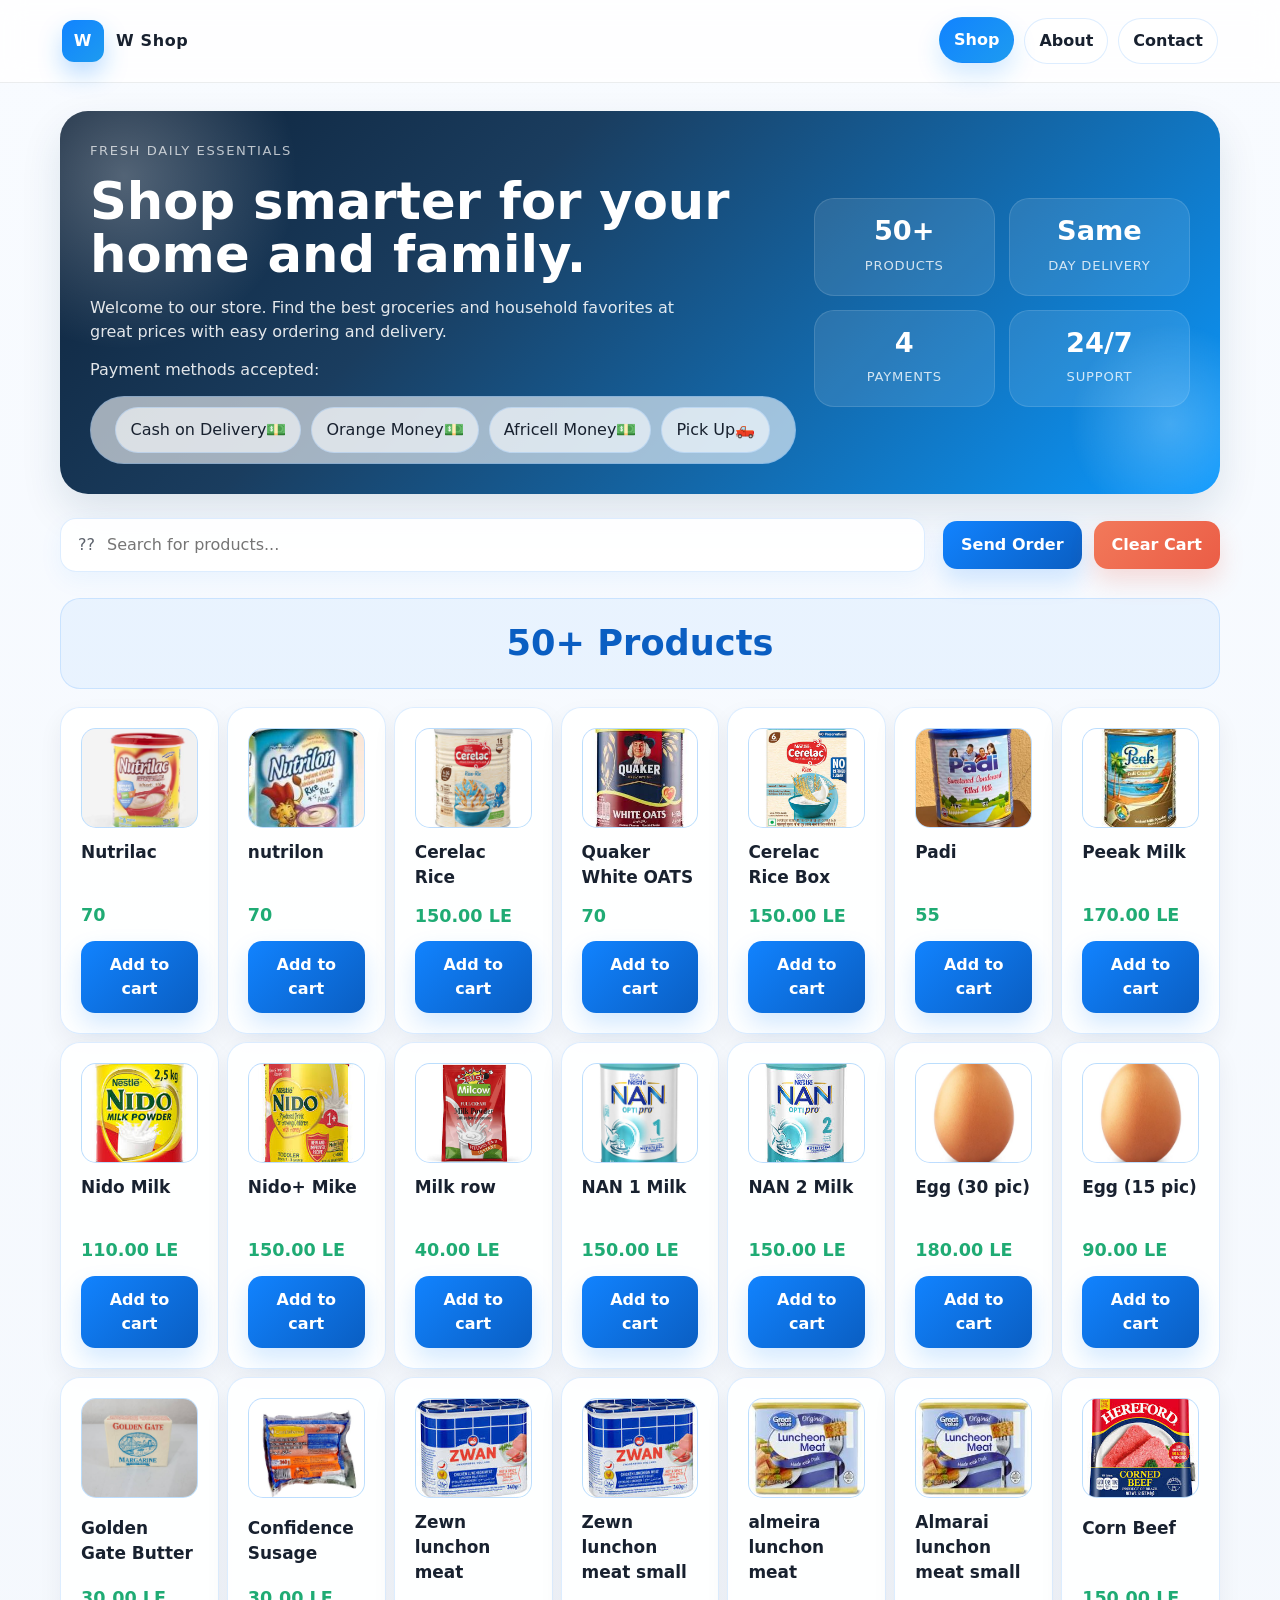
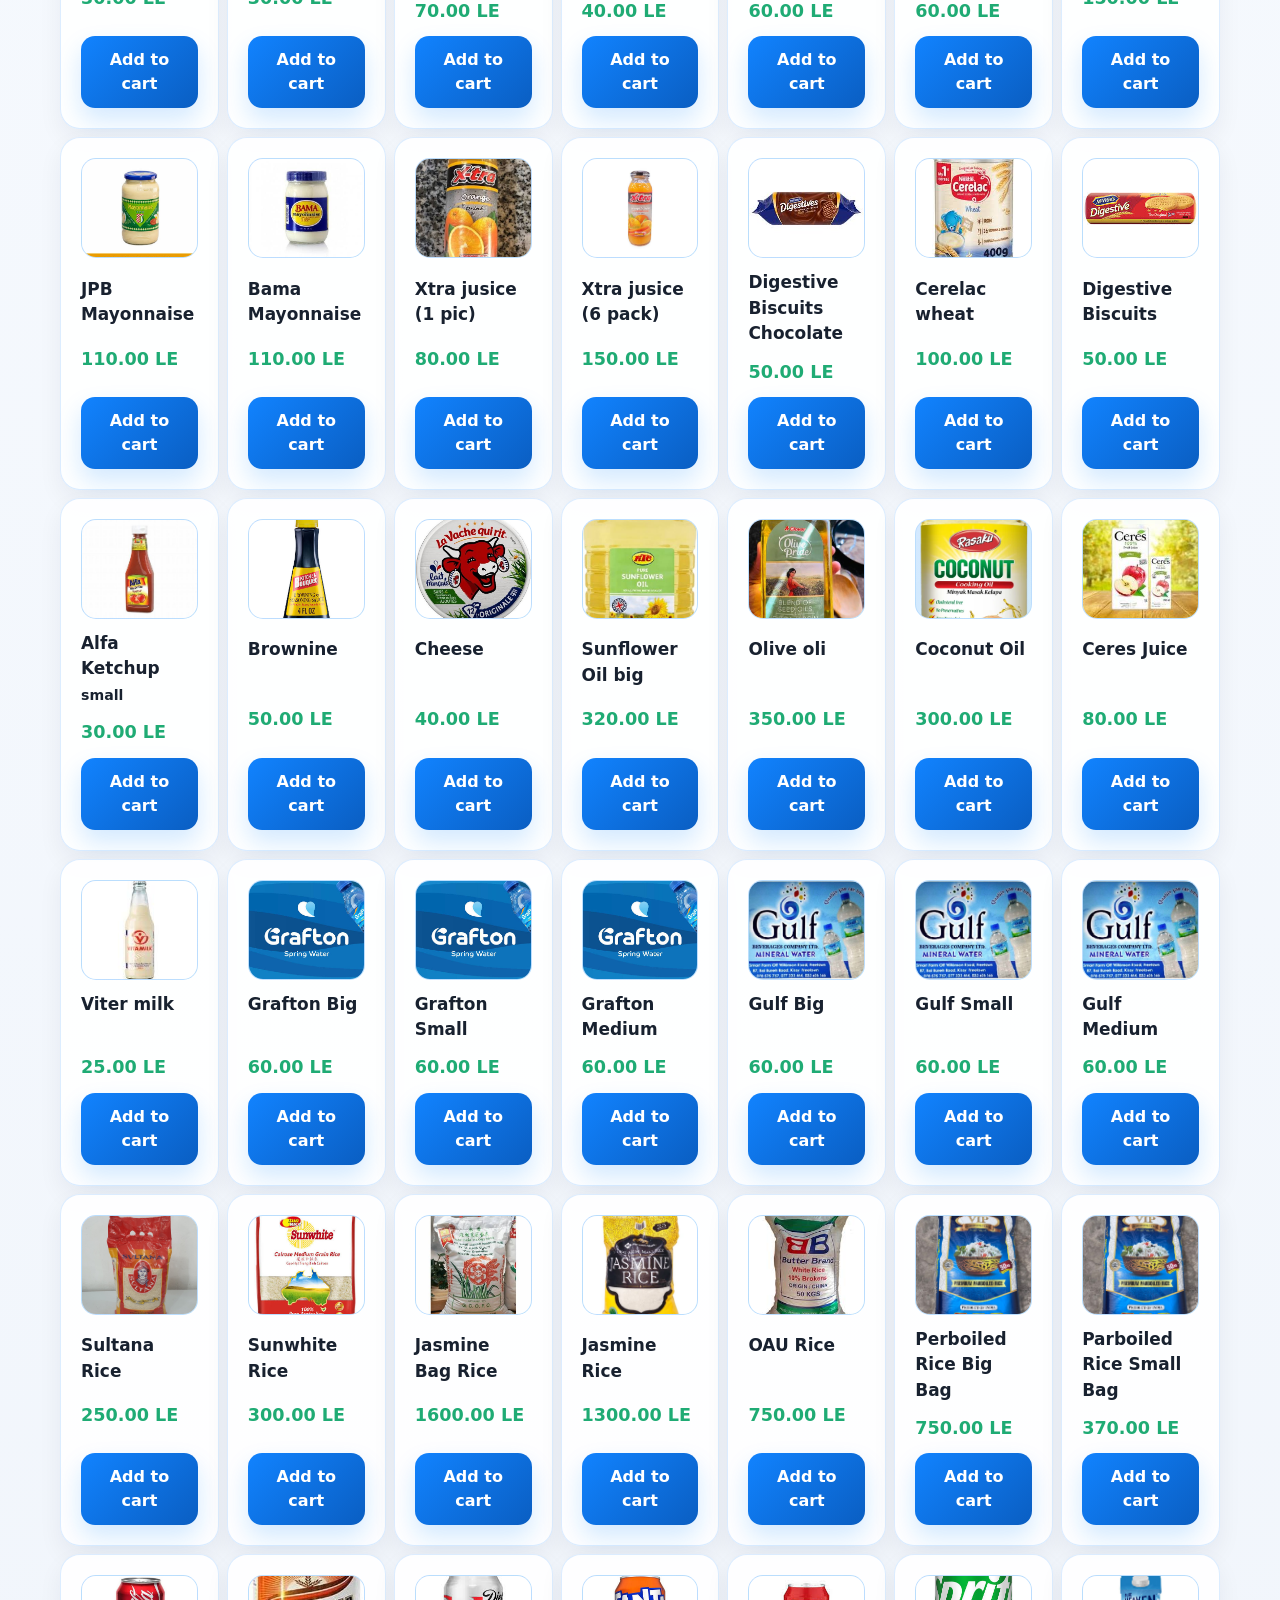
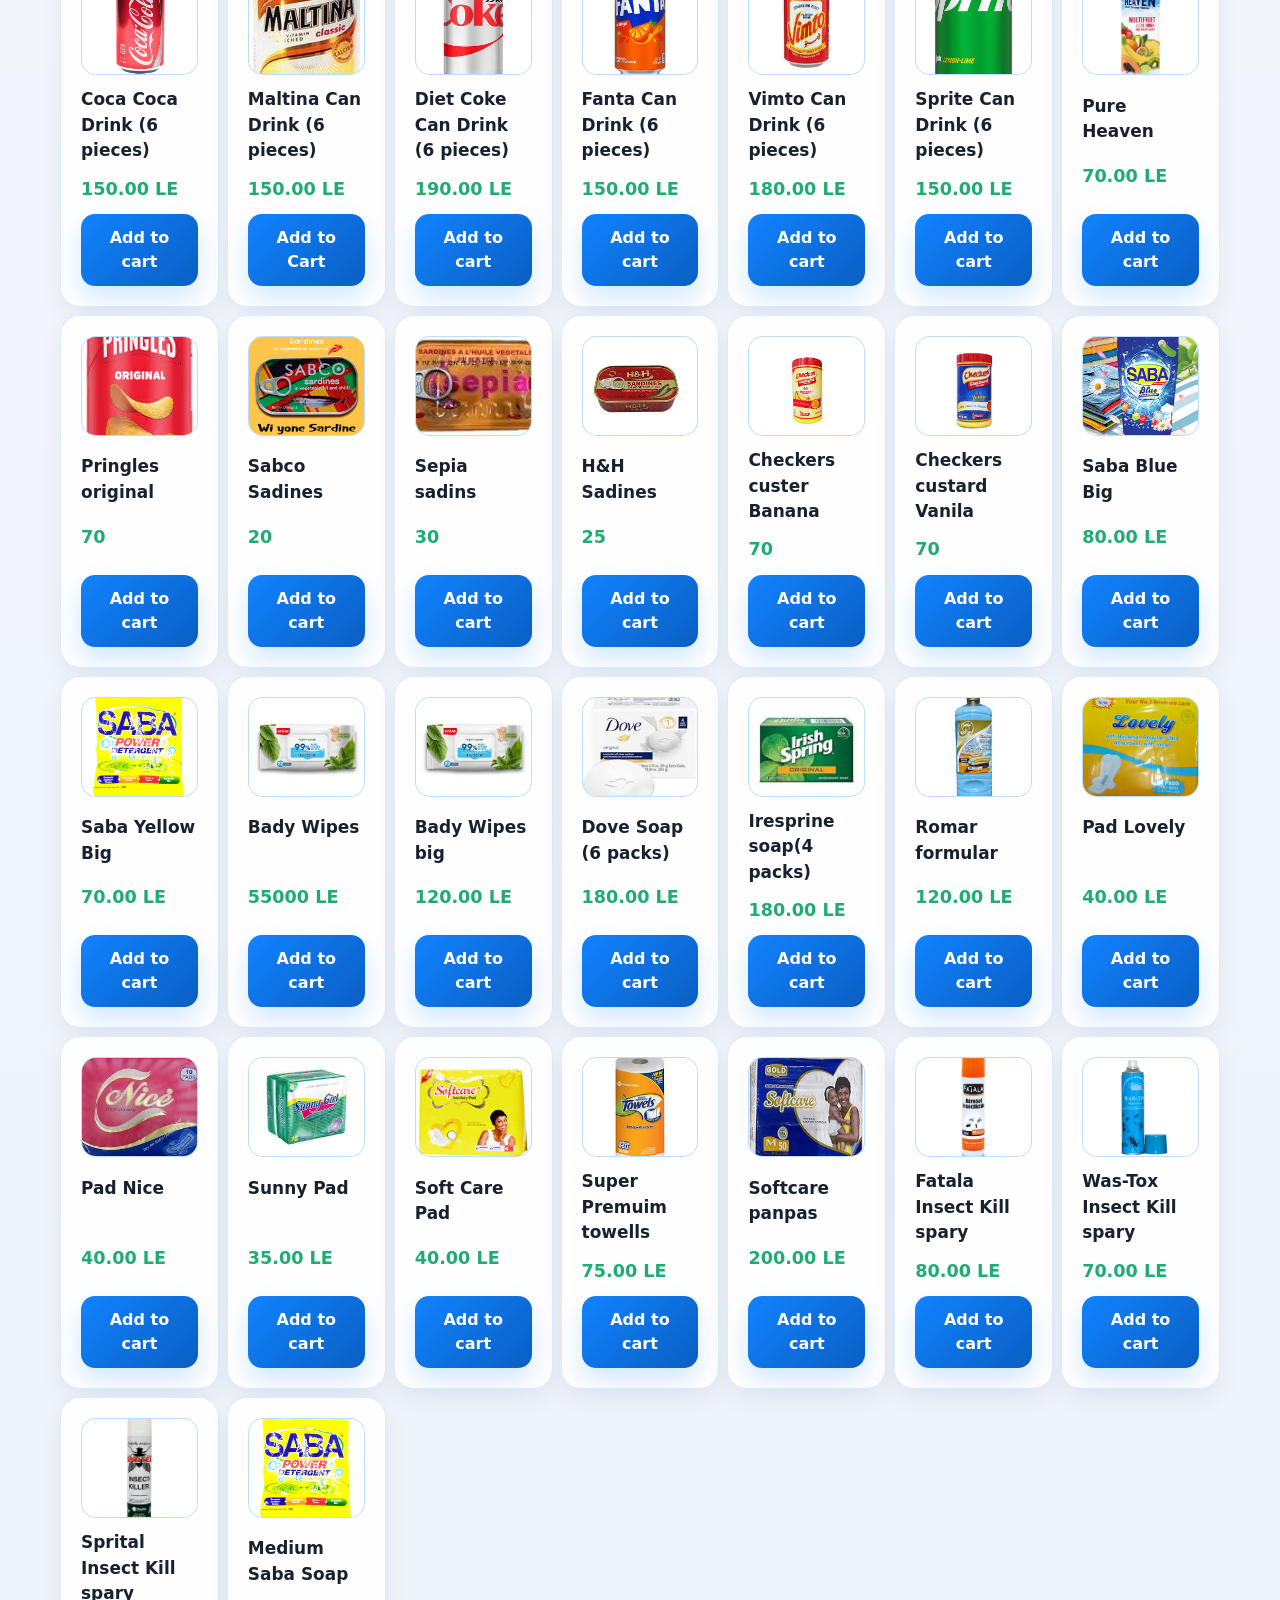
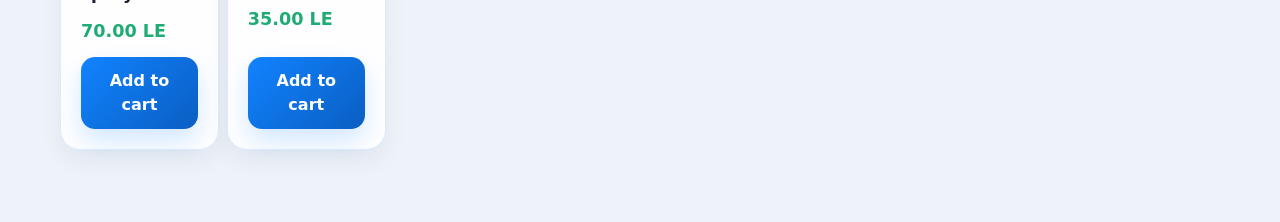
<file: shop.html>
<!DOCTYPE html>
<html lang="en">
<head>
    <meta charset="UTF-8">
    <meta name="viewport" content="width=device-width, initial-scale=1.0">
    <title>Document</title>
    <link rel="stylesheet" href="shop.css">
</head>
<body>
     <nav class="navbar">
        <div class="navbar-inner">
            <div class="logo" aria-label="W Shop logo">
                <div class="logo-mark">W</div>
                <span>W Shop</span>
            </div>
            <div class="main-nav" aria-label="Main navigation">
                <a href="shop.html" class="active">Shop</a>
                <a href="about.html">About</a>
                <a href="contact.html">Contact</a>
            </div>
        </div>
    </nav>

    <main class="shop">
        <section class="hero">
            <div class="hero-copy">
                <p class="eyebrow">Fresh daily essentials</p>
                <h1>Shop smarter for your home and family.</h1>
                <p>Welcome to our store. Find the best groceries and household favorites at great prices with easy ordering and delivery.</p>
                <p>Payment methods accepted:</p>
                <div class="container-payment">
                    <div class="payment-method">Cash on Delivery💵</div>
                    <div class="payment-method">Orange Money💵</div>
                    <div class="payment-method">Africell Money💵</div>
                    <div class="payment-method">Pick Up🛻</div>
                </div>
            </div>
            <div class="hero-stats" aria-label="Store highlights">
                <div class="hero-stat">
                    <strong>50+</strong>
                    <span>Products</span>
                </div>
                <div class="hero-stat">
                    <strong>Same</strong>
                    <span>Day delivery</span>
                </div>
                <div class="hero-stat">
                    <strong>4</strong>
                    <span>Payments</span>
                </div>
                <div class="hero-stat">
                    <strong>24/7</strong>
                    <span>Support</span>
                </div>
            </div>
        </section> 
        <div class="search-row">
            <div class="search-field">
                <input id="searchInput" type="text" placeholder="Search for products..." oninput="searchProducts()">
            </div>
            <div class="action-buttons">
                <button type="button" onclick="sendToWhatsApp()" class="buttonsend">Send Order</button>
                <button type="button" onclick="deleteFromCart()" class="buttondelet">Clear Cart</button>
            </div>
        </div>
        <div class="heading">
            <h1>50+ Products</h1>
        </div>
        <div class="container-item">
            <div class="item">
                <article class="product">
                    <img src="nutrilac.jpg" alt="">
                    <h3>Nutrilac</h3>
                    <p>70</p>
                    <button type="button" class="add-button" onclick="addToCart(this)">Add to cart</button>
                </article>
                <article class="product">
                    <img src="nutrilon(1).jpg" alt="">
                    <h3>nutrilon</h3>
                    <p>70</p>
                <button type="button" class="add-button" onclick="addToCart(this)">Add to cart</button>
                </article>
                <article class="product">
                    <img src="cerelac r.jpg" alt="Product 10">
                    <h3>Cerelac Rice</h3>
                    <p>150.00 LE</p>
                    <button type="button" class="add-button"  onclick="addToCart(this)">Add to cart</button>
                </article>
                <article class="product">
                    <img src="oat.jpg" alt="product 10">
                    <h3>Quaker White OATS</h3>
                    <P>70</P>
                    <button type="button" class="add-button" onclick="addToCart(this)">Add to cart</button>
                </article>
                <article class="product">
                    <img src="   cer.jpg" alt="Product 10">
                    <h3>Cerelac Rice Box</h3>
                    <p>150.00 LE</p>
                    <button type="button" class="add-button"  onclick="addToCart(this)">Add to cart</button>
                </article>
                <article class="product">
                    <img src="padi.jpg" alt="product 10">
                    <h3>Padi</h3>
                    <p>55</p>
                    <button type="button" class="add-button" onclick="addToCart(this)">Add to cart</button>
                </article>
                <article class="product">
                    <img src="download (1).jpg" alt="Product 1">
                    <h3>Peeak Milk </h3>
                    <p>170.00 LE</p>
                    <button type="button" class="add-button"  onclick="addToCart(this)">Add to cart</button>
                </article>
                <article class="product">
                    <img src="   nido.jpg" alt="Product 10">
                    <h3>Nido Milk</h3>
                    <p>110.00 LE</p>
                    <button type="button" class="add-button"  onclick="addToCart(this)">Add to cart</button>
                </article>
                <article class="product">
                    <img src="   +.jpg" alt="product 2">
                    <h3>Nido+ Mike</h3>
                    <p>150.00 LE</p>
                    <button type="button" class="add-button"  onclick="addToCart(this)">Add to cart</button>
                </article>
                <article class="product">
                    <img src="   power.jpg" alt="Product 1">
                    <h3>Milk row</h3>
                    <p>40.00 LE</p>
                    <button type="button" class="add-button"  onclick="addToCart(this)">Add to cart</button>
                </article>
                <article class="product">
                    <img src="   nan.jpg" alt="Product 2">
                    <h3>NAN 1 Milk</h3>
                    <p>150.00 LE</p>
                    <button type="button" class="add-button"  onclick="addToCart(this)">Add to cart</button>
                </article>
                <article class="product">
                    <img src="   nan2.jpg" alt="Product 3">
                    <h3>NAN 2 Milk</h3>
                    <p>150.00 LE</p>
                    <button type="button" class="add-button"  onclick="addToCart(this)">Add to cart</button>
                </article>
                <article class="product">
                    <img src="   egg.jpg" alt="Product 2">
                    <h3>Egg (30 pic)</h3>
                    <p>180.00 LE</p>
                    <button type="button" class="add-button"  onclick="addToCart(this)">Add to cart</button>
                </article>
                <article class="product">
                    <img src="   egg.jpg" alt="Product 3">
                    <h3>Egg (15 pic)</h3>
                    <p>90.00 LE</p>
                    <button type="button" class="add-button"  onclick="addToCart(this)">Add to cart</button>
                </article>
                <article class="product">
                    <img src="   gold.jpg" alt="Product 4">
                    <h3>Golden Gate Butter</h3>
                    <p>30.00 LE</p>
                    <button type="button" class="add-button"  onclick="addToCart(this)">Add to cart</button>
                </article>
                <article class="product">
                    <img src="   su.jpeg" alt="Product 10">
                    <h3>Confidence Susage</h3>
                    <p>30.00 LE</p>
                    <button type="button" class="add-button"  onclick="addToCart(this)">Add to cart</button>
                </article>
                <article class="product">
                    <img src="download.jpg" alt="Product 2">
                    <h3>Zewn lunchon meat</h3>
                    <p>70.00 LE</p>
                    <button type="button" class="add-button"  onclick="addToCart(this)">Add to cart</button>
                </article>
                <article class="product">
                    <img src="download.jpg" alt="Product 2">
                    <h3>Zewn lunchon meat small</h3>
                    <p>40.00 LE</p>
                    <button type="button" class="add-button"  onclick="addToCart(this)">Add to cart</button>
                </article>
                <article class="product">
                    <img src="download (2).jpg" alt="Product 3">
                    <h3>almeira lunchon meat </h3>
                    <p>60.00 LE</p>
                    <button type="button" class="add-button"  onclick="addToCart(this)">Add to cart</button>
                </article>
                <article class="product">
                    <img src="download (2).jpg" alt="Product 8">
                    <h3>Almarai lunchon meat small</h3>
                    <p>60.00 LE</p>
                    <button type="button" class="add-button"  onclick="addToCart(this)">Add to cart</button>
                </article>
                <article class="product">
                    <img src="download (3).jpg" alt="Product 4">
                    <h3>Corn Beef</h3>
                    <p>150.00 LE</p>
                    <button type="button" class="add-button"  onclick="addToCart(this)">Add to cart</button>
                </article>
                <article class="product">
                    <img src="images (jpb.jpg" alt="Product 5">
                    <h3>JPB Mayonnaise</h3>
                    <p>110.00 LE</p>
                    <button type="button" class="add-button"  onclick="addToCart(this)">Add to cart</button>
                </article>
                <article class="product">
                    <img src="images.jpg" alt="Product 6">
                    <h3>Bama Mayonnaise</h3>
                    <p>110.00 LE</p>
                    <button type="button" class="add-button"  onclick="addToCart(this)">Add to cart</button>
                </article>
                <article class="product">
                    <img src="   x.jpg" alt="Product 5">
                    <h3>Xtra jusice (1 pic)</h3>
                    <p>80.00 LE</p>
                    <button type="button" class="add-button"  onclick="addToCart(this)">Add to cart</button>
                </article>
                <article class="product">
                    <img src="   xa.jpg" alt="Product 6">
                    <h3>Xtra jusice (6 pack)</h3>
                    <p>150.00 LE</p>
                    <button type="button" class="add-button"  onclick="addToCart(this)">Add to cart</button>
                </article>
                <article class="product">   
                    <img src="   dig.jpg" alt="Product 7">
                    <h3>Digestive Biscuits Chocolate</h3>
                    <p>50.00 LE</p>
                    <button type="button" class="add-button"  onclick="addToCart(this)">Add to cart</button>
                </article>
                <article class="product">
                    <img src="   wheat.jpg" alt="Product 8">
                    <h3>Cerelac wheat</h3>
                    <p>100.00 LE</p>
                    <button type="button" class="add-button"  onclick="addToCart(this)">Add to cart</button>
                </article>
                <article class="product">
                    <img src="   nomal.jpg" alt="Product 9">
                    <h3>Digestive Biscuits</h3>
                    <p>50.00 LE</p>
                    <button type="button" class="add-button"  onclick="addToCart(this)">Add to cart</button>
                </article>
                <article class="product">
                    <img src="images (1).jpg" alt="Product 6">
                    <h3>Alfa Ketchup <small>small</small></h3>
                    <p>30.00 LE</p>
                    <button type="button" class="add-button"  onclick="addToCart(this)">Add to cart</button>
                </article>
                 <article class="product">
                    <img src="images (2)brow.jpg" alt="Product 10">
                    <h3>Brownine</h3>
                    <p>50.00 LE</p>
                    <button type="button" class="add-button"  onclick="addToCart(this)">Add to cart</button>
                </article>
                <article class="product">   
                    <img src="images (2)chee.jpg" alt="Product 7">
                    <h3>Cheese</h3>
                    <p>40.00 LE</p>
                    <button type="button" class="add-button"  onclick="addToCart(this)">Add to cart</button>
                </article>
                 <article class="product">
                    <img src="images (2) sun.jpg" alt="Product 10">
                    <h3>Sunflower Oil big</h3>
                    <p>320.00 LE</p>
                    <button type="button" class="add-button"  onclick="addToCart(this)">Add to cart</button>
                </article>
                <article class="product">
                    <img src="images (2) o.jpg" alt="Product 10">
                    <h3>Olive oli</h3>
                    <p>350.00 LE</p>
                    <button type="button" class="add-button"  onclick="addToCart(this)">Add to cart</button>
                </article>
                <article class="product">
                    <img src="IMG-1332.webp" alt="Product 10">
                    <h3>Coconut Oil</h3>
                    <p>300.00 LE</p>
                    <button type="button" class="add-button"  onclick="addToCart(this)">Add to cart</button>
                </article>
                <article class="product">
                    <img src="download (4)cere.jpg" alt="Product 9">
                    <h3>Ceres Juice</h3>
                    <p>80.00 LE</p>
                    <button type="button" class="add-button"  onclick="addToCart(this)">Add to cart</button>
                </article>
                <article class="product">
                    <img src="   download (4)v.jpg" alt="Product 10">
                    <h3>Viter milk</h3>
                    <p>25.00 LE</p>
                    <button type="button" class="add-button"  onclick="addToCart(this)">Add to cart</button>
                </article>
                 <article class="product">
                    <img src="   graft.jpg" alt="Product 10">
                    <h3>Grafton Big</h3>
                    <p>60.00 LE</p>
                    <button type="button" class="add-button"  onclick="addToCart(this)">Add to cart</button>
                </article>
                <article class="product">
                    <img src="   graft.jpg" alt="Product 10">
                    <h3>Grafton Small</h3>
                    <p>60.00 LE</p>
                    <button type="button" class="add-button"  onclick="addToCart(this)">Add to cart</button>
                </article>
                <article class="product">
                    <img src="   graft.jpg" alt="Product 10">
                    <h3>Grafton Medium</h3>
                    <p>60.00 LE</p>
                    <button type="button" class="add-button"  onclick="addToCart(this)">Add to cart</button>
                </article>
                <article class="product">
                    <img src="   gulf.jpg" alt="Product 10">
                    <h3>Gulf Big</h3>
                    <p>60.00 LE</p>
                    <button type="button" class="add-button"  onclick="addToCart(this)">Add to cart</button>
                </article>
                <article class="product">
                    <img src="   gulf.jpg" alt="Product 10">
                    <h3>Gulf Small</h3>
                    <p>60.00 LE</p>
                    <button type="button" class="add-button"  onclick="addToCart(this)">Add to cart</button>
                </article>
                <article class="product">
                    <img src="   gulf.jpg" alt="Product 10">
                    <h3>Gulf Medium</h3>
                    <p>60.00 LE</p>
                    <button type="button" class="add-button"  onclick="addToCart(this)">Add to cart</button>
                </article>
                <article class="product">
                    <img src="   sult.jpg" alt="Product 10">
                    <h3>Sultana Rice</h3>
                    <p>250.00 LE</p>
                    <button type="button" class="add-button"  onclick="addToCart(this)">Add to cart</button>
                </article>
                <article class="product">
                    <img src="   sunwhite.jpg" alt="Product 10">
                    <h3>Sunwhite Rice</h3>
                    <p>300.00 LE</p>
                    <button type="button" class="add-button"  onclick="addToCart(this)">Add to cart</button>
                </article>
                <article class="product">
                    <img src="   jacc.jpg" alt="Product 10">
                    <h3>Jasmine Bag Rice</h3>
                    <p>1600.00 LE</p>
                    <button type="button" class="add-button"  onclick="addToCart(this)">Add to cart</button>
                </article>
                <article class="product">
                    <img src="   jasmine.jpg" alt="Product 10">
                    <h3>Jasmine Rice</h3>
                    <p>1300.00 LE</p>
                    <button type="button" class="add-button"  onclick="addToCart(this)">Add to cart</button>
                </article>
                <article class="product">
                    <img src="   oau.jpg" alt="Product 10">
                    <h3>OAU Rice</h3>
                    <p>750.00 LE</p>
                    <button type="button" class="add-button"  onclick="addToCart(this)">Add to cart</button>
                </article>
                <article class="product">
                    <img src="   paboi.jpg" alt="Product 10">
                    <h3>Perboiled Rice Big Bag</h3>
                    <p>750.00 LE</p>
                    <button type="button" class="add-button"  onclick="addToCart(this)">Add to cart</button>
                </article>
                <article class="product">
                    <img src="   paboi.jpg" alt="Product 10">
                    <h3>Parboiled Rice Small Bag</h3>
                    <p>370.00 LE</p>
                    <button type="button" class="add-button"  onclick="addToCart(this)">Add to cart</button>
                </article>
                <article class="product">
                    <img src="   coca.jpg" alt="Product 10">
                    <h3>Coca Coca  Drink (6 pieces) </h3>
                    <p>150.00 LE</p>
                    <button type="button" class="add-button"  onclick="addToCart(this)">Add to cart</button>
                </article>
                <article class="product">
                    <img src="   mal.jpg" alt="Product 10">
                    <h3>Maltina Can Drink (6 pieces) </h3>
                    <p>150.00 LE</p>
                    <button type="button" class="add-button" onclick="addToCart(this)">Add to Cart</button>
                </article>
                <article class="product">
                    <img src="   diet.jpg" alt="Product 10">
                    <h3>Diet Coke Can Drink (6 pieces) </h3>
                    <p>190.00 LE</p>
                    <button type="button" class="add-button"  onclick="addToCart(this)">Add to cart</button>
                </article>
                 <article class="product">
                    <img src="   fan.jpg" alt="Product 10">
                    <h3>Fanta Can Drink (6 pieces) </h3>
                    <p>150.00 LE</p>
                    <button type="button" class="add-button"  onclick="addToCart(this)">Add to cart</button>
                </article>
                 <article class="product">
                    <img src="   vi.jpg" alt="Product 10">
                    <h3>Vimto Can Drink (6 pieces) </h3>
                    <p>180.00 LE</p>
                    <button type="button" class="add-button"  onclick="addToCart(this)">Add to cart</button>
                </article>
                <article class="product">
                    <img src="   spi.jpg" alt="Product 10">
                    <h3>Sprite Can Drink (6 pieces) </h3>
                    <p>150.00 LE</p>
                    <button type="button" class="add-button"  onclick="addToCart(this)">Add to cart</button>
                </article>
                <article class="product">
                    <img src="   pure.jpg" alt="Product 10">
                    <h3>Pure Heaven </h3>
                    <p>70.00 LE</p>
                    <button type="button" class="add-button"  onclick="addToCart(this)">Add to cart</button>
                </article>
                <article class="product">
                    <img src="pringles.jpg" alt="product 10">
                    <h3>Pringles original</h3>
                    <p>70</p>
                    <button type="button" class="add-button" onclick="addToCart(this)">Add to cart</button>
                </article>
                <article class="product">
                    <img src="sabco.jpg" alt="product 10">
                    <h3>Sabco Sadines</h3>
                    <p>20</p>
                    <button type="button" class="add-button" onclick="addToCart(this)">Add to cart</button>
                </article>
                <article class="product">
                    <img src="sepia.jpg" alt="product 10">
                    <h3>Sepia sadins</h3>
                    <p>30</p>
                    <button type="button" class="add-button" onclick="addToCart(this)">Add to cart</button>
                </article>
                <article class="product">
                    <img src="handh.jpg" alt="product 10">
                    <h3>H&H Sadines</h3>
                    <p>25</p>
                    <button type="button" class="add-button" onclick="addToCart(this)">Add to cart</button>
                </article>
                <article class="product">
                    <img src="checker.jpg" alt="product 10">
                    <h3>Checkers custer Banana</h3>
                    <p>70</p>
                    <button type="button" class="add-button" onclick="addToCart(this)">Add to cart</button>
                </article>
                <article class="product">
                    <img src="vanila.jpg" alt="product 10">
                    <h3>Checkers custard Vanila</h3>
                    <p>70</p>
                    <button type="button" class="add-button" onclick="addToCart(this)">Add to cart</button>
                </article>
                <article class="product">
                    <img src="images (2) blue.jpg" alt="Product 10">
                    <h3>Saba Blue Big</h3>
                    <p>80.00 LE</p>
                    <button type="button" class="add-button"  onclick="addToCart(this)">Add to cart</button>
                </article>
                <article class="product">
                    <img src="images (2)saba.jpg" alt="Product 10">
                    <h3>Saba Yellow Big</h3>
                    <p>70.00 LE</p>
                    <button type="button" class="add-button"  onclick="addToCart(this)">Add to cart</button>
                </article>
                <article class="product">
                    <img src="   download (4)wips.jpg" alt="Product 10">
                    <h3>Bady Wipes</h3>
                    <p>55000 LE</p>
                    <button type="button" class="add-button"  onclick="addToCart(this)">Add to cart</button>
                </article>
                <article class="product">
                    <img src="   download (4)wips.jpg" alt="Product 10">
                    <h3>Bady Wipes big</h3>
                    <p>120.00 LE</p>
                    <button type="button" class="add-button"  onclick="addToCart(this)">Add to cart</button>
                </article>
                <article class="product">
                    <img src="   download (4) dove.jpg" alt="Product 10">
                    <h3>Dove Soap (6 packs)</h3>
                      <p>180.00 LE</p>
                    <button type="button" class="add-button"  onclick="addToCart(this)">Add to cart</button>
                </article>
                <article class="product">
                    <img src="download (4) irsh.jpg" alt="Product 10">
                    <h3>Iresprine soap(4 packs)</h3>
                    <p>180.00 LE</p>
                    <button type="button" class="add-button"  onclick="addToCart(this)">Add to cart</button>
                </article>
                <article class="product">
                    <img src="   download (4)r.jpg" alt="Product 10">
                    <h3>Romar formular</h3>
                    <p>120.00 LE</p>
                    <button type="button" class="add-button"  onclick="addToCart(this)">Add to cart</button>
                </article>
                <article class="product">
                    <img src="   download (4)lo.jpg" alt="Product 10">
                    <h3>Pad Lovely</h3>
                    <p>40.00 LE</p>
                    <button type="button" class="add-button"  onclick="addToCart(this)">Add to cart</button>
                </article>
                <article class="product">
                    <img src="   download (4)ni.jpg" alt="Product 10">
                    <h3>Pad Nice</h3>
                    <p>40.00 LE</p>
                    <button type="button" class="add-button"  onclick="addToCart(this)">Add to cart</button>
                </article>
                <article class="product">
                    <img src="   download (4)sunney.jpg" alt="Product 10">
                    <h3>Sunny Pad</h3>
                    <p>35.00 LE</p>
                    <button type="button" class="add-button"  onclick="addToCart(this)">Add to cart</button>
                </article>
                <article class="product">
                    <img src="   download (4)soft.jpg" alt="Product 10">
                    <h3>Soft Care Pad</h3>
                    <p>40.00 LE</p>
                     <button type="button" class="add-button"  onclick="addToCart(this)">Add to cart</button>
                </article>
                <article class="product">
                    <img src="   download (4)super.jpg" alt="Product 10">
                    <h3>Super Premuim towells</h3>
                    <p>75.00 LE</p>
                    <button type="button" class="add-button"  onclick="addToCart(this)">Add to cart</button>
                </article>
                <article class="product">
                    <img src="softcare.jpg" alt="Product 10">
                    <h3>Softcare panpas</h3>
                    <p>200.00 LE</p>
                    <button type="button" class="add-button"  onclick="addToCart(this)">Add to cart</button>
                </article>
                <article class="product">
                    <img src="   fats.jpg" alt="Product 10">
                    <h3>Fatala Insect Kill spary</h3>
                    <p>80.00 LE</p>
                    <button type="button" class="add-button"  onclick="addToCart(this)">Add to cart</button>
                </article>
                 <article class="product">
                    <img src="   was.webp" alt="Product 10">
                    <h3>Was-Tox Insect Kill spary</h3>
                    <p>70.00 LE</p>
                    <button type="button" class="add-button"  onclick="addToCart(this)">Add to cart</button>
                </article>
                 <article class="product">
                    <img src="   sp.jpg" alt="Product 10">
                    <h3>Sprital Insect Kill spary</h3>
                    <p>70.00 LE</p>
                    <button type="button" class="add-button"  onclick="addToCart(this)">Add to cart</button>
                </article>
                <article class="product">
                    <img src="images (2)saba.jpg" alt="Product 10">
                    <h3>Medium Saba Soap</h3>
                    <p>35.00 LE</p>
                    <button type="button" class="add-button"  onclick="addToCart(this)">Add to cart</button>
                </article>
                 
                

                

            </div>
       </div>
        
    </main>
    <script>
        'use strict';
        const cart = [];
        const MAX_CART_ITEMS = 100;

         function searchProducts() {
            const input = document.getElementById('searchInput');
            const query = (input?.value || '').trim().slice(0, 100).toLowerCase();
            document.querySelectorAll('.product').forEach(product => {
                const title = product.querySelector('h3').textContent.toLowerCase();
                const altText = product.querySelector('img')?.alt?.toLowerCase() || '';
                const matches = query === '' || title.includes(query) || altText.includes(query);
                product.style.display = matches ? '' : 'none';
            });
        }

         

        function addToCart(button) {
            const product = button?.closest('.product');
            const nameElement = product?.querySelector('h3');
            const priceElement = product?.querySelector('p');
            if (!product || !nameElement || !priceElement || cart.length >= MAX_CART_ITEMS) {
                alert('Unable to add this product.');
                return;
            }
            const productName = nameElement.textContent.trim().slice(0, 200);
            const productPrice = priceElement.textContent.trim().slice(0, 50);
            if (!productName || !productPrice) return;
            
            cart.push({ name: productName, price: productPrice });
            alert(`${productName} added to cart! Total items: ${cart.length}`);
            button.textContent = 'Added ✓';
            button.disabled = true;
            setTimeout(() => {
                button.textContent = 'Add to Cart';
                button.disabled = false;
            }, 2000);
        }

        function sendToWhatsApp() {
            if (cart.length === 0) {
                alert("Please add products to cart first!");
                return;
            }

            const location = window.prompt("Delivery location (Around Wilkinson Road / Big House only):");
            if (!location || !location.trim()) {
                alert("Please enter your delivery location.");
                return;
            }
           const Time = window.prompt("Preferred delivery time:");
            if (!Time || !Time.trim()) {
                alert("Please enter your preferred delivery time.");
                return;
            }

            

            const details = window.prompt("Optional delivery details (phone, landmark, etc.):") || '';
            const charge = 10;
            const groupedItems = cart.reduce((items, item) => {
                const key = `${item.name} - ${item.price}`;
                items[key] = (items[key] || 0) + 1;
                return items;
            }, {});
            const total = cart.reduce((sum, item) => {
                const price = parseFloat(String(item.price).replace(/[^0-9.-]/g, '')) || 0;
                return sum + price +charge;
            }, 0);
            let orderList = "Hello, I would like to place this order:\n\n";
            Object.entries(groupedItems).forEach(([item, quantity], index) => {
                orderList += `${index + 1}. ${quantity} x ${item}\n`;
            });
            orderList += `\nDelivery location: ${location.trim()}`;
            if (details.trim()) orderList += `\nDelivery details: ${details.trim().slice(0, 500)}`;
            orderList += `\nDelivery Time: ${Time.trim()}`;
            orderList +=  `\nDelivery charge: ${charge.toFixed(1)} LE`;
            orderList += `\nTotal Payment: ${total.toFixed(1)} LE`;
            orderList += "\n\nPlease confirm the total. Thank you!";

            const whatsappUrl = `https://wa.me/75595520?text=${encodeURIComponent(orderList)}`;
            const newWindow = window.open(whatsappUrl, '_blank', 'noopener,noreferrer');
            if (!newWindow) {
                alert("Please allow pop-ups to send your order.");
                return;
            }

            newWindow.opener = null;
            cart.length = 0;
            alert("Order opened in WhatsApp!");

        
        }
        function deleteFromCart() {
            if (cart.length === 0) {
                alert("Cart is already empty!");
                return;
            }
            else if (!confirm("Are you sure you want to clear the cart?")) {
                return;

            }      
            else if (confirm("Are you really sure you want to clear the cart? This action cannot be undone.")) {
                cart.length = 0;
                alert("All items have been removed from the cart.");
            }
            else{
                alert("Cart clearing canceled.");
                return;
            }

        
            cart.length = 0;
            alert("All items have been removed from the cart.");
        }
    </script>
    
</body>
</html>
</file>
<file: shop.css>
:root {
    --bg: #f4f7fb;
    --surface: #ffffff;
    --surface-soft: #edf5ff;
    --primary: #1183ff;
    --primary-dark: #0a5ec2;
    --accent: #1d9bf0;
    --text: #18212f;
    --muted: #5e6d85;
    --border: rgba(17, 131, 255, 0.14);
    --shadow: 0 18px 40px rgba(16, 54, 88, 0.12);
    --success: #1fab74;
}
.container-payment{
    display: inline-flex;
    align-items: center;
    justify-content: center;
    padding: 10px 14px;
    border-radius: 999px;
    border: 1px solid rgba(17, 131, 255, 0.14);
    background: rgba(255,255,255,0.6);
    color: var(--text);
    text-decoration: none;
    gap: 10px;

}

.payment-method{
     display: inline-flex;
    align-items: center;
    justify-content: center;
    padding: 10px 14px;
    border-radius: 999px;
    border: 1px solid rgba(17, 131, 255, 0.14);
    background: rgba(255,255,255,0.6);
    color: var(--text);
    text-decoration: none;
    gap: 10px;

}
.payment-method:focus,
.payment-method::after,
.payment-method:hover{
     background: linear-gradient(135deg, var(--primary), var(--accent));
    border-color: transparent;
    color: #fff;
    box-shadow: 0 12px 24px rgba(17, 131, 255, 0.18);
    transform: translateY(-1px);
}


@keyframes revealUp {
    0% {
        opacity: 0;
        transform: translateY(24px);
    }
    100% {
        opacity: 1;
        transform: translateY(0);
    }
}

@keyframes softGlow {
    0%,
    100% {
        box-shadow: 0 12px 24px rgba(17, 131, 255, 0.18);
    }
    50% {
        box-shadow: 0 18px 30px rgba(17, 131, 255, 0.28);
    }
}

@keyframes floaty {
    0%,
    100% {
        transform: translateY(0px);
    }
    50% {
        transform: translateY(-8px);
    }
}

@keyframes shine {
    0% {
        background-position: -200% center;
    }
    100% {
        background-position: 200% center;
    }
}

* {
    box-sizing: border-box;
}

html {
    scroll-behavior: smooth;
}

body {
    margin: 0;
    padding: 0;
    font-family: system-ui, -apple-system, "Segoe UI", Roboto, "Helvetica Neue", Arial, sans-serif;
    color: var(--text);
    background: linear-gradient(180deg, #f8fbff 0%, #eef3fa 100%);
    line-height: 1.5;
}

img {
    max-width: 100%;
    display: block;
}

button,
input {
    font: inherit;
}

nav,
button,
a {
    transition: all 0.2s ease;
}

.navbar {
    position: sticky;
    top: 0;
    z-index: 20;
    background: rgba(255, 255, 255, 0.8);
    backdrop-filter: blur(12px);
    border-bottom: 1px solid rgba(24, 33, 47, 0.08);
}

.navbar-inner {
    max-width: 1200px;
    margin: 0 auto;
    padding: 18px 22px;
    display: flex;
    align-items: center;
    justify-content: space-between;
    gap: 18px;
}

.logo {
    display: flex;
    align-items: center;
    gap: 12px;
    font-weight: 800;
    letter-spacing: 0.04em;
    color: var(--text);
}

.logo-mark {
    display: grid;
    place-items: center;
    width: 42px;
    height: 42px;
    border-radius: 12px;
    background: linear-gradient(135deg, var(--primary), var(--accent));
    color: white;
    box-shadow: 0 12px 24px rgba(17, 131, 255, 0.28);
    animation: floaty 3s ease-in-out infinite;
}

.main-nav {
    display: flex;
    flex-wrap: wrap;
    align-items: center;
    gap: 10px;
}

.main-nav a {
    display: inline-flex;
    align-items: center;
    justify-content: center;
    padding: 10px 14px;
    border-radius: 999px;
    border: 1px solid rgba(17, 131, 255, 0.14);
    background: rgba(255,255,255,0.6);
    color: var(--text);
    text-decoration: none;
    font-weight: 600;
}

.main-nav a:hover,
.main-nav a:focus,
.main-nav a.active {
    background: linear-gradient(135deg, var(--primary), var(--accent));
    border-color: transparent;
    color: #fff;
    box-shadow: 0 12px 24px rgba(17, 131, 255, 0.18);
    transform: translateY(-1px);
}

.shop {
    max-width: 1200px;
    margin: 0 auto;
    padding: 28px 20px 72px;
}

.hero {
    position: relative;
    display: grid;
    grid-template-columns: 1.5fr 0.8fr;
    gap: 18px;
    padding: 30px;
    border-radius: 28px;
    background: linear-gradient(135deg, #0d2138 0%, #1a3d5f 35%, #0b99ff 100%);
    color: #fff;
    box-shadow: var(--shadow);
    overflow: hidden;
    margin-bottom: 24px;
    animation: revealUp 0.8s ease-out both;
}

.hero::before {
    content: "";
    position: absolute;
    inset: -30% auto auto -10%;
    width: 360px;
    height: 360px;
    background: radial-gradient(circle, rgba(255,255,255,0.28), transparent 68%);
    animation: floaty 7s ease-in-out infinite;
    pointer-events: none;
}

.hero::after {
    content: "";
    position: absolute;
    right: -60px;
    bottom: -40px;
    width: 220px;
    height: 220px;
    border-radius: 50%;
    background: radial-gradient(circle, rgba(170, 221, 255, 0.35), transparent 65%);
    animation: floaty 9s ease-in-out infinite reverse;
    pointer-events: none;
}

.hero-copy {
    display: flex;
    flex-direction: column;
    gap: 14px;
}

.eyebrow {
    margin: 0;
    font-size: 0.82rem;
    letter-spacing: 0.12em;
    text-transform: uppercase;
    opacity: 0.8;
}

.hero h1 {
    margin: 0;
    font-size: clamp(2rem, 5vw, 3.2rem);
    line-height: 1.05;
}

.hero p {
    margin: 0;
    color: rgba(255, 255, 255, 0.88);
    max-width: 62ch;
}

.hero-stats {
    display: grid;
    grid-template-columns: repeat(2, minmax(110px, 1fr));
    gap: 14px;
    align-self: center;
}

.hero-stat {
    background: rgba(255,255,255,0.1);
    border: 1px solid rgba(255,255,255,0.12);
    border-radius: 20px;
    padding: 18px 16px;
    text-align: center;
    animation: revealUp 0.8s ease-out both;
    transition: transform 0.25s ease, border-color 0.25s ease;
}

.hero-stat:hover {
    transform: translateY(-4px) scale(1.02);
    border-color: rgba(255,255,255,0.28);
}

.hero-stat strong {
    display: block;
    font-size: 1.7rem;
    line-height: 1;
    margin-bottom: 8px;
}

.hero-stat span {
    font-size: 0.82rem;
    letter-spacing: 0.06em;
    text-transform: uppercase;
    color: rgba(255,255,255,0.8);
}

.search-row {
    display: flex;
    align-items: center;
    justify-content: space-between;
    gap: 18px;
    flex-wrap: wrap;
    margin-bottom: 26px;
}

.search-field {
    flex: 1 1 320px;
    position: relative;
}

.search-field::before {
    content: "??";
    position: absolute;
    left: 18px;
    top: 50%;
    transform: translateY(-50%);
    font-size: 1rem;
    opacity: 0.7;
}

.search-field input {
    width: 100%;
    min-height: 52px;
    padding: 14px 18px 14px 46px;
    border-radius: 16px;
    background: rgba(255,255,255,0.9);
    border: 1px solid var(--border);
    color: var(--text);
    box-shadow: 0 8px 24px rgba(17, 131, 255, 0.06);
}

.search-field input:focus {
    outline: 2px solid rgba(17,131,255,0.14);
    border-color: rgba(17,131,255,0.42);
}

.action-buttons {
    display: flex;
    flex-wrap: wrap;
    gap: 12px;
}

.buttonsend,
.buttondelet,
.add-button {
    border: none;
    border-radius: 14px;
    padding: 12px 18px;
    font-weight: 700;
    cursor: pointer;
    color: #fff;
    background: linear-gradient(135deg, var(--primary), var(--primary-dark));
    box-shadow: 0 12px 24px rgba(17, 131, 255, 0.18);
    animation: softGlow 2.4s ease-in-out infinite alternate;
}

.buttondelet {
    background: linear-gradient(135deg, #f2795a, #eb5d46);
    box-shadow: 0 12px 24px rgba(235, 93, 70, 0.2);
}

.buttonsend:hover,
.buttonsend:focus,
.buttondelet:hover,
.buttondelet:focus,
.add-button:hover,
.add-button:focus {
    transform: translateY(-3px) scale(1.02);
    filter: brightness(1.08);
    outline: none;
}

.buttonsend,
.buttondelet,
.add-button {
    position: relative;
    overflow: hidden;
}

.buttonsend::before,
.buttondelet::before,
.add-button::before {
    content: "";
    position: absolute;
    inset: 0;
    background: linear-gradient(120deg, transparent 10%, rgba(255,255,255,0.35) 50%, transparent 90%);
    transform: translateX(-120%);
    animation: shine 2.8s ease-in-out infinite;
}

.heading {
    margin-bottom: 18px;
}

.heading h1 {
    margin: 0;
    padding: 18px 24px;
    border-radius: 20px;
    background: rgba(17,131,255,0.06);
    border: 1px solid var(--border);
    color: var(--primary-dark);
    text-align: center;
    font-size: clamp(1.5rem, 3vw, 2.2rem);
}

.container-item {
    width: 100%;
}

.item {
    display: grid;
    grid-template-columns: repeat(auto-fit, minmax(150px, 1fr));
    gap: 8px;
}



.product {

    display:grid;
    grid-template-rows:repeat(4, auto);
    gap: 12px;
    padding: 20px;
    border-radius: 20px;
    background: rgba(255,255,255,0.9);
    border: 1px solid var(--border);
    box-shadow: 0 10px 24px rgba(8, 28, 45, 0.06);
    transition: transform 0.2s ease, box-shadow 0.2s ease;
    animation: revealUp 0.5s ease-out both;
}

.product:hover {
    transform: translateY(-3px);
    box-shadow: 0 18px 30px rgba(8, 28, 45, 0.1);
}

.product img,
.product-fallback {
    width: 100%;
    height: 100px;
    border-radius: 15px;
    object-fit: cover;
    background: linear-gradient(135deg, rgba(17,131,255,0.18), rgba(29,155,240,0.2));
    border: 1px solid rgba(17,131,255,0.12);
}

.product-fallback {
    display: grid;
    grid-template-columns: repeat(auto-fit, minmax(100px,1fr,1fr));
    place-items: center;
    text-align: center;
    padding: 12px;
    font-weight: 700;
    color: var(--primary-dark);
    background: linear-gradient(135deg, rgba(17,131,255,0.12), rgba(29,155,240,0.18));
}

.product h3 {
    margin: 0;
    font-size: 1.06rem;
    color: var(--text);
    min-height: 50px;
}

.product p {
    margin: 0;
    color: var(--success);
    font-weight: 800;
    font-size: 1.1rem;
}

.add-button {
    width: 100%;
    margin-top: auto;
}

.add-button:disabled {
    opacity: 0.8;
    cursor: not-allowed;
}

@media (max-width: 900px) {
    .navbar-inner {
        flex-direction: column;
        align-items: flex-start;
    }
    .container-payment{
         flex-direction: column;
        align-items: flex-start;
        
    }
    .container-payment{
    align-items: center;
    justify-content: center;
    padding: 5px 10px;
    border-radius: 999px;
    border: 1px solid rgba(17, 131, 255, 0.14);
    background: rgba(255,255,255,0.6);
    color: var(--text);
    text-decoration: none;
    font-size: 1rem;
    gap: 5px;

}
.payment-method:focus,
.payment-method::after,
.payment-method:hover{
     background: linear-gradient(135deg, var(--primary), var(--accent));
    border-color: transparent;
    color: #fff;
    box-shadow: 0 12px 24px rgba(17, 131, 255, 0.18);
    transform: translateY(-1px);
}

.payment-method{
    align-items: center;
    justify-content: center;
    padding: 5px 10px;
    border-radius: 999px;
    border: 1px solid rgba(17, 131, 255, 0.14);
    background: rgba(255,255,255,0.6);
    color: var(--text);
    text-decoration: none;
    gap: 5px;
    font-size: 0.9rem;

}
   

    .main-nav {
        width: 100%;
    }

    .hero {
        grid-template-columns: 1fr;
        padding: 22px 18px;
    }

    .hero-stats {
        grid-template-columns: repeat(2, minmax(0, 1fr));
    }

    .search-row {
        align-items: stretch;
    }

    .action-buttons {
        width: 100%;
    }

    .buttonsend,
    .buttondelet {
        flex: 1 1 100%;
        width: 100%;
    }

    .item {
        grid-template-columns: repeat(auto-fit, minmax(120px, 1fr));
        gap: 8px;
    }
    h3{
        
        font-size: 1.1rem;
    }
    a{
        font-size: 0.9rem;
    }

    .product {
        width: 100%;
        padding: 10px;
        gap: 8px;
    }
    img{
        height: 100px;
    }
}

@media (max-width: 600px) {
    .shop {
        padding-left: 12px;
        padding-right: 12px;
    }
   
    .item {
        grid-template-columns: repeat(auto-fit, minmax(100px, 1fr));
        gap: 6px;
    }

    .product {
        padding: 10px;
        gap: 8px;
    }
    .hero h1 {
        font-size: clamp(1.8rem, 5vw, 2.6rem);
    }
    h3{
        
        font-size: 1rem;
    }
    a{
        font-size: 0.9rem;
    }
    img  {
        height: 90px;
    }
    .payment-method:focus,
.payment-method::after,
.payment-method:hover{
     background: linear-gradient(135deg, var(--primary), var(--accent));
    border-color: transparent;
    color: #fff;
    box-shadow: 0 12px 24px rgba(17, 131, 255, 0.18);
    transform: translateY(-1px);
}
}

@media (max-width: 450px) {
    .shop {
        padding-left: 15px;
        padding-right: 15px;
    }
   
    .item {
        grid-template-columns: repeat(auto-fit, minmax(100px, 1fr));
        gap: 4px;
    }
    .payment-method:focus,
.payment-method::after,
.payment-method:hover{
     background: linear-gradient(135deg, var(--primary), var(--accent));
    border-color: transparent;
    color: #fff;
    box-shadow: 0 12px 24px rgba(17, 131, 255, 0.18);
    transform: translateY(-1px);
}

    .product {
        padding: 10px;
        gap: 8px;
    }
    a{
        font-size: 0.8rem;
    }
    h3{
        
        font-size: 0.9rem;
    }

    .hero-stat strong {
        font-size: 1.4rem;
    }
    img{
        height: 80px;
    }
}
</file>
<file: about.css>
:root {
    --bg: #f4f7fb;
    --surface: #ffffff;
    --surface-soft: #edf5ff;
    --primary: #1183ff;
    --primary-dark: #0a5ec2;
    --accent: #1d9bf0;
    --text: #18212f;
    --muted: #5e6d85;
    --border: rgba(17, 131, 255, 0.14);
    --shadow: 0 18px 40px rgba(16, 54, 88, 0.12);
    --success: #1fab74;
}

@keyframes revealUp {
    0% {
        opacity: 0;
        transform: translateY(24px);
    }
    100% {
        opacity: 1;
        transform: translateY(0);
    }
}

@keyframes softGlow {
    0%,
    100% {
        box-shadow: 0 12px 24px rgba(17, 131, 255, 0.18);
    }
    50% {
        box-shadow: 0 18px 30px rgba(17, 131, 255, 0.28);
    }
}

@keyframes floaty {
    0%,
    100% {
        transform: translateY(0px);
    }
    50% {
        transform: translateY(-8px);
    }
}

@keyframes shine {
    0% {
        background-position: -200% center;
    }
    100% {
        background-position: 200% center;
    }
}

* {
    box-sizing: border-box;
}

html {
    scroll-behavior: smooth;
}

body {
    margin: 0;
    padding: 0;
    font-family: system-ui, -apple-system, "Segoe UI", Roboto, "Helvetica Neue", Arial, sans-serif;
    color: var(--text);
    background: linear-gradient(180deg, #f8fbff 0%, #eef3fa 100%);
    line-height: 1.5;
}

button,
input {
    font: inherit;
}

nav,
button,
a {
    transition: all 0.2s ease;
}

.navbar {
    position: sticky;
    top: 0;
    z-index: 20;
    background: rgba(255, 255, 255, 0.8);
    backdrop-filter: blur(12px);
    border-bottom: 1px solid rgba(24, 33, 47, 0.08);
}

.navbar-inner {
    max-width: 1200px;
    margin: 0 auto;
    padding: 18px 22px;
    display: flex;
    align-items: center;
    justify-content: space-between;
    gap: 18px;
}

.logo {
    display: flex;
    align-items: center;
    gap: 12px;
    font-weight: 800;
    letter-spacing: 0.04em;
    color: var(--text);
}

.logo-mark {
    display: grid;
    place-items: center;
    width: 42px;
    height: 42px;
    border-radius: 12px;
    background: linear-gradient(135deg, var(--primary), var(--accent));
    color: white;
    box-shadow: 0 12px 24px rgba(17, 131, 255, 0.28);
}

.main-nav {
    display: flex;
    flex-wrap: wrap;
    align-items: center;
    gap: 10px;
}

.main-nav a {
    display: inline-flex;
    align-items: center;
    justify-content: center;
    padding: 10px 14px;
    border-radius: 999px;
    border: 1px solid rgba(17, 131, 255, 0.14);
    background: rgba(255,255,255,0.6);
    color: var(--text);
    text-decoration: none;
    font-weight: 600;
}

.main-nav a:hover,
.main-nav a:focus,
.main-nav a.active {
    background: linear-gradient(135deg, var(--primary), var(--accent));
    border-color: transparent;
    color: #fff;
    box-shadow: 0 12px 24px rgba(17, 131, 255, 0.18);
    transform: translateY(-1px);
}

.shop {
    max-width: 1200px;
    margin: 0 auto;
    padding: 28px 20px 72px;
}

.hero {
    display: grid;
    grid-template-columns: 1.5fr 0.8fr;
    gap: 18px;
    padding: 30px;
    border-radius: 28px;
    background: linear-gradient(135deg, #0d2138 0%, #1a3d5f 35%, #0b99ff 100%);
    color: #fff;
    box-shadow: var(--shadow);
    overflow: hidden;
    margin-bottom: 24px;
    animation: revealUp 0.8s ease-out both;
}


.hero::before {
    content: "";
    position: absolute;
    inset: -30% auto auto -10%;
    width: 360px;
    height: 360px;
    background: radial-gradient(circle, rgba(255,255,255,0.28), transparent 68%);
    animation: floaty 7s ease-in-out infinite;
    pointer-events: none;
}

.hero::after {
    content: "";
    position: absolute;
    right: -60px;
    bottom: -40px;
    width: 220px;
    height: 220px;
    border-radius: 50%;
    background: radial-gradient(circle, rgba(170, 221, 255, 0.35), transparent 65%);
    animation: floaty 9s ease-in-out infinite reverse;
    pointer-events: none;
}

.hero-copy {
    display: flex;
    flex-direction: column;
    gap: 14px;
}

.eyebrow {
    margin: 0;
    font-size: 0.82rem;
    letter-spacing: 0.12em;
    text-transform: uppercase;
    opacity: 0.8;
}

.hero h1 {
    margin: 0;
    font-size: clamp(2rem, 5vw, 3.2rem);
    line-height: 1.05;
}

.hero p {
    margin: 0;
    color: rgba(255, 255, 255, 0.88);
    max-width: 62ch;
}

.hero-stats {
    display: grid;
    grid-template-columns: repeat(2, minmax(110px, 1fr));
    gap: 14px;
    align-self: center;
}

.hero-stat {
    background: rgba(255,255,255,0.1);
    border: 1px solid rgba(255,255,255,0.12);
    border-radius: 20px;
    padding: 18px 16px;
    text-align: center;
    animation: revealUp 0.8s ease-out both;
    transition: transform 0.25s ease, border-color 0.25s ease;

}

.hero-stat:hover {
    transform: translateY(-4px) scale(1.02);
    border-color: rgba(255,255,255,0.28);
}
.hero-stat strong {
    display: block;
    font-size: 1.7rem;
    line-height: 1;
    margin-bottom: 8px;
}

.hero-stat span {
    font-size: 0.82rem;
    letter-spacing: 0.06em;
    text-transform: uppercase;
    color: rgba(255,255,255,0.8);
}
@media (max-width: 900px) {
    .navbar-inner {
        flex-direction: column;
        align-items: flex-start;
        
    }
    .main-nav {
        width: 100%;
    }
    .hero {
        grid-template-columns: 1fr;
        padding: 22px 18px;
    }

    .hero-stats {
        grid-template-columns: repeat(2, minmax(0, 1fr));
    }

    .main-nav a { padding: 8px 10px; font-size: 14px; }
    .shop { padding: 18px 14px 48px; }
    .hero {
        grid-template-columns: 1fr;
        padding: 24px 18px;
        border-radius: 20px;
    }
      h3{
        
        font-size: 1.1rem;
    }
    .hero-stats {
         grid-template-columns: repeat(2, 1fr);
         }
    .container{
        flex-direction: column
    }
    .contaiment{
        grid-template-columns: 1fr
    }
    .con{
        width: 100%
    }
    span{
        text-transform:initial;
        font-size: 0.9rem;
    }
    strong{
        font-size: 1.2rem;
    }

    
}

@media (max-width: 600px) {
     .shop {
        padding-left: 12px;
        padding-right: 12px;
    }
    
    .hero-stats {
        grid-template-columns: repeat(2, minmax(100px, 1fr));
    }
    .hero h1 {
        font-size: clamp(1.8rem, 5vw, 2.6rem);
    }
    h3{
        
        font-size: 1rem;
    }
    
    .hero-stat strong {
        font-size: 1.4rem;
    }
    span{
        text-transform:initial;
        font-size: 0.8rem;

    }
    a{
        font-size: 0.8rem;
    }
    strong{
        font-size: 1rem;
    }

}

@media (max-width: 450px) {
    .shop {
        padding-left: 15px;
        padding-right: 15px;
    }

    
    h3{
        
        font-size: 0.9rem;
    }

    .hero-stat strong {
        font-size: 1.4rem;
    }
    span{
        text-transform:initial;
        font-size: 0.7rem;

    }
    strong{
        font-size: 0.9rem;
    }
}

.container{
    display: flex;
    justify-content: center;
    align-items: center;
    max-width: 1100px;
    margin: 0 auto;
    padding: 12px;
    animation: revealUp 0.8s ease-out both;
}
.contaiment{
    display: grid;
    grid-template-columns: repeat(auto-fit, minmax(min(100%, 320px), 1fr));
    gap: 18px;
    width: 100%;
    animation: revealUp 0.8s ease-out both;
}
.con{
    display: flex;
    flex-direction: column;
    align-items: center;
    justify-content: center;
    padding: 22px 18px;
    border: 1px solid var(--border);
    border-radius: 16px;
    margin: 0;
    background: var(--surface);
    box-shadow: 0 8px 24px rgba(16, 54, 88, 0.08);
    transition: transform 0.2s ease, box-shadow 0.2s ease;
    animation: revealUp 0.8s ease-out both;
}
.con:hover {
    transform: translateY(-4px);
    box-shadow: 0 14px 30px rgba(16, 54, 88, 0.14);
}
.con::after{
    content: "";
    display: block;
    width: 100%;
    height: 1px;
    background-color: var(--muted);
    margin: 12px 0;

}
.about{
    display: flex;
    flex-direction: column;
    align-items: center;
    justify-content: center;
    max-width: 1100px;
    margin: 0 auto;
    padding: 12px;
    animation: revealUp 0.8s ease-out both;
}
p{
    text-align: center;
    max-width: 600px;
    margin: 0 auto;
    font-size: 1rem;
    line-height: 1.5;
    animation: revealUp 0.8s ease-out both;

}
footer{
    display: flex;
    flex-direction: column;
    align-items: center;
    justify-content: center;
    max-width: 1100px;
    margin: 0 auto;
    padding: 12px;
    animation: revealUp 0.8s ease-out both;
}
</file>
<file: contact.css>
:root {
    --bg: #f4f7fb;
    --surface: #ffffff;
    --surface-soft: #edf5ff;
    --primary: #1183ff;
    --primary-dark: #0a5ec2;
    --accent: #1d9bf0;
    --text: #18212f;
    --muted: #5e6d85;
    --border: rgba(17, 131, 255, 0.14);
    --shadow: 0 18px 40px rgba(16, 54, 88, 0.12);
    --success: #1fab74;
}

@keyframes revealUp {
    0% {
        opacity: 0;
        transform: translateY(24px);
    }
    100% {
        opacity: 1;
        transform: translateY(0);
    }
}

@keyframes softGlow {
    0%,
    100% {
        box-shadow: 0 12px 24px rgba(17, 131, 255, 0.18);
    }
    50% {
        box-shadow: 0 18px 30px rgba(17, 131, 255, 0.28);
    }
}

@keyframes floaty {
    0%,
    100% {
        transform: translateY(0px);
    }
    50% {
        transform: translateY(-8px);
    }
}

@keyframes shine {
    0% {
        background-position: -200% center;
    }
    100% {
        background-position: 200% center;
    }
}

* {
    box-sizing: border-box;
}

html {
    scroll-behavior: smooth;
}

body {
    margin: 0;
    padding: 0;
    font-family: system-ui, -apple-system, "Segoe UI", Roboto, "Helvetica Neue", Arial, sans-serif;
    color: var(--text);
    background: linear-gradient(180deg, #f8fbff 0%, #eef3fa 100%);
    line-height: 1.5;
}

button,
input {
    font: inherit;
}

nav,
button,
a {
    transition: all 0.2s ease;
}

.navbar {
    position: sticky;
    top: 0;
    z-index: 20;
    background: rgba(255, 255, 255, 0.8);
    backdrop-filter: blur(12px);
    border-bottom: 1px solid rgba(24, 33, 47, 0.08);
}

.navbar-inner {
    max-width: 1200px;
    margin: 0 auto;
    padding: 18px 22px;
    display: flex;
    align-items: center;
    justify-content: space-between;
    gap: 18px;
}

.logo {
    display: flex;
    align-items: center;
    gap: 12px;
    font-weight: 800;
    letter-spacing: 0.04em;
    color: var(--text);
}

.logo-mark {
    display: grid;
    place-items: center;
    width: 42px;
    height: 42px;
    border-radius: 12px;
    background: linear-gradient(135deg, var(--primary), var(--accent));
    color: white;
    box-shadow: 0 12px 24px rgba(17, 131, 255, 0.28);
}

.main-nav {
    display: flex;
    flex-wrap: wrap;
    align-items: center;
    gap: 10px;
}

.main-nav a {
    display: inline-flex;
    align-items: center;
    justify-content: center;
    padding: 10px 14px;
    border-radius: 999px;
    border: 1px solid rgba(17, 131, 255, 0.14);
    background: rgba(255,255,255,0.6);
    color: var(--text);
    text-decoration: none;
    font-weight: 600;
}

.main-nav a:hover,
.main-nav a:focus,
.main-nav a.active {
    background: linear-gradient(135deg, var(--primary), var(--accent));
    border-color: transparent;
    color: #fff;
    box-shadow: 0 12px 24px rgba(17, 131, 255, 0.18);
    transform: translateY(-1px);
}

.shop {
    max-width: 1200px;
    margin: 0 auto;
    padding: 28px 20px 72px;
}

.hero {
    display: grid;
    grid-template-columns: 1.5fr 0.8fr;
    gap: 18px;
    padding: 30px;
    border-radius: 28px;
    background: linear-gradient(135deg, #0d2138 0%, #1a3d5f 35%, #0b99ff 100%);
    color: #fff;
    box-shadow: var(--shadow);
    overflow: hidden;
    margin-bottom: 24px;
    animation: revealUp 0.8s ease-out both;
}


.hero::before {
    content: "";
    position: absolute;
    inset: -30% auto auto -10%;
    width: 360px;
    height: 360px;
    background: radial-gradient(circle, rgba(255,255,255,0.28), transparent 68%);
    animation: floaty 7s ease-in-out infinite;
    pointer-events: none;
}

.hero::after {
    content: "";
    position: absolute;
    right: -60px;
    bottom: -40px;
    width: 220px;
    height: 220px;
    border-radius: 50%;
    background: radial-gradient(circle, rgba(170, 221, 255, 0.35), transparent 65%);
    animation: floaty 9s ease-in-out infinite reverse;
    pointer-events: none;
}

.hero-copy {
    display: flex;
    flex-direction: column;
    gap: 14px;
}

.eyebrow {
    margin: 0;
    font-size: 0.82rem;
    letter-spacing: 0.12em;
    text-transform: uppercase;
    opacity: 0.8;
}

.hero h1 {
    margin: 0;
    font-size: clamp(2rem, 5vw, 3.2rem);
    line-height: 1.05;
}

.hero p {
    margin: 0;
    color: rgba(255, 255, 255, 0.88);
    max-width: 62ch;
}

.hero-stats {
    display: grid;
    grid-template-columns: repeat(2, minmax(110px, 1fr));
    gap: 14px;
    align-self: center;
}

.hero-stat {
    background: rgba(255,255,255,0.1);
    border: 1px solid rgba(255,255,255,0.12);
    border-radius: 20px;
    padding: 18px 16px;
    text-align: center;
    animation: revealUp 0.8s ease-out both;
    transition: transform 0.25s ease, border-color 0.25s ease;

}

.hero-stat:hover {
    transform: translateY(-4px) scale(1.02);
    border-color: rgba(255,255,255,0.28);
}
.hero-stat strong {
    display: block;
    font-size: 1.7rem;
    line-height: 1;
    margin-bottom: 8px;
}

.hero-stat span {
    font-size: 0.82rem;
    letter-spacing: 0.06em;
    text-transform: uppercase;
    color: rgba(255,255,255,0.8);
}
@media (max-width: 900px) {
    .navbar-inner {
        flex-direction: column;
        align-items: flex-start;
        
    }
    .main-nav {
        width: 100%;
    }
    .hero {
        grid-template-columns: 1fr;
        padding: 22px 18px;
    }

    .hero-stats {
        grid-template-columns: repeat(2, minmax(0, 1fr));
    }

    .main-nav a { padding: 8px 10px; font-size: 14px; }
    .shop { padding: 18px 14px 48px; }
    .hero {
        grid-template-columns: 1fr;
        padding: 24px 18px;
        border-radius: 20px;
    }
      h3{
        
        font-size: 1.1rem;
    }
    .hero-stats {
         grid-template-columns: repeat(2, 1fr);
         }
    .container{
        flex-direction: column
    }
    .contaiment{
        grid-template-columns: 1fr
    }
    .con{
        width: 100%
    }
    span{
        text-transform:initial;
        font-size: 0.9rem;
    }
    strong{
        font-size: 1.2rem;
    }

    
}

@media (max-width: 600px) {
     .shop {
        padding-left: 12px;
        padding-right: 12px;
    }
    
    .hero-stats {
        grid-template-columns: repeat(2, minmax(100px, 1fr));
    }
    .hero h1 {
        font-size: clamp(1.8rem, 5vw, 2.6rem);
    }
    h3{
        
        font-size: 1rem;
    }
    
    .hero-stat strong {
        font-size: 1.4rem;
    }
    span{
        text-transform:initial;
        font-size: 0.8rem;

    }
    a{
        font-size: 0.8rem;
    }
    strong{
        font-size: 1rem;
    }

}

@media (max-width: 450px) {
    .shop {
        padding-left: 15px;
        padding-right: 15px;
    }

    
    h3{
        
        font-size: 0.9rem;
    }

    .hero-stat strong {
        font-size: 1.4rem;
    }
    span{
        text-transform:initial;
        font-size: 0.7rem;

    }
    strong{
        font-size: 0.9rem;
    }
}



.contact-card{
    max-width:100%;
    margin:2rem auto;
    padding:2.5rem;
    background:#fff;
    border-radius:20px;
    box-shadow:0 12px 35px rgba(0,0,0,.1);
    text-align:center;
    
}
.contact-card h2{
    font-size:1.8rem;
    margin-bottom:1rem;
}
.contact-card p{
    font-size:1rem;
    margin-bottom:2rem;
}
.contact-card a{
    display:inline-block;
    padding:0.75rem 1.5rem;
    background:var(--primary);
    color:#fff;
    border-radius:50px;
    text-decoration:none;
    transition:all 0.3s ease;
}
.contact-card a:hover{
    background:var(--accent);
}
.contact-card .social-icons{
    margin-top:2rem;
}
.contact-card .social-icons a{
    display:inline-block;
    width:40px;
    height:40px;
    background:var(--primary);
    color:#fff;
    border-radius:50%;
    text-decoration:none;
    transition:all 0.3s ease;
}
.contact-card .social-icons a:hover{
    background:var(--accent);
}
.contact-card .social-icons a i{
    line-height:40px;
}

.content{
    animation: revealUp 0.8s ease-out both;



}
</file>
